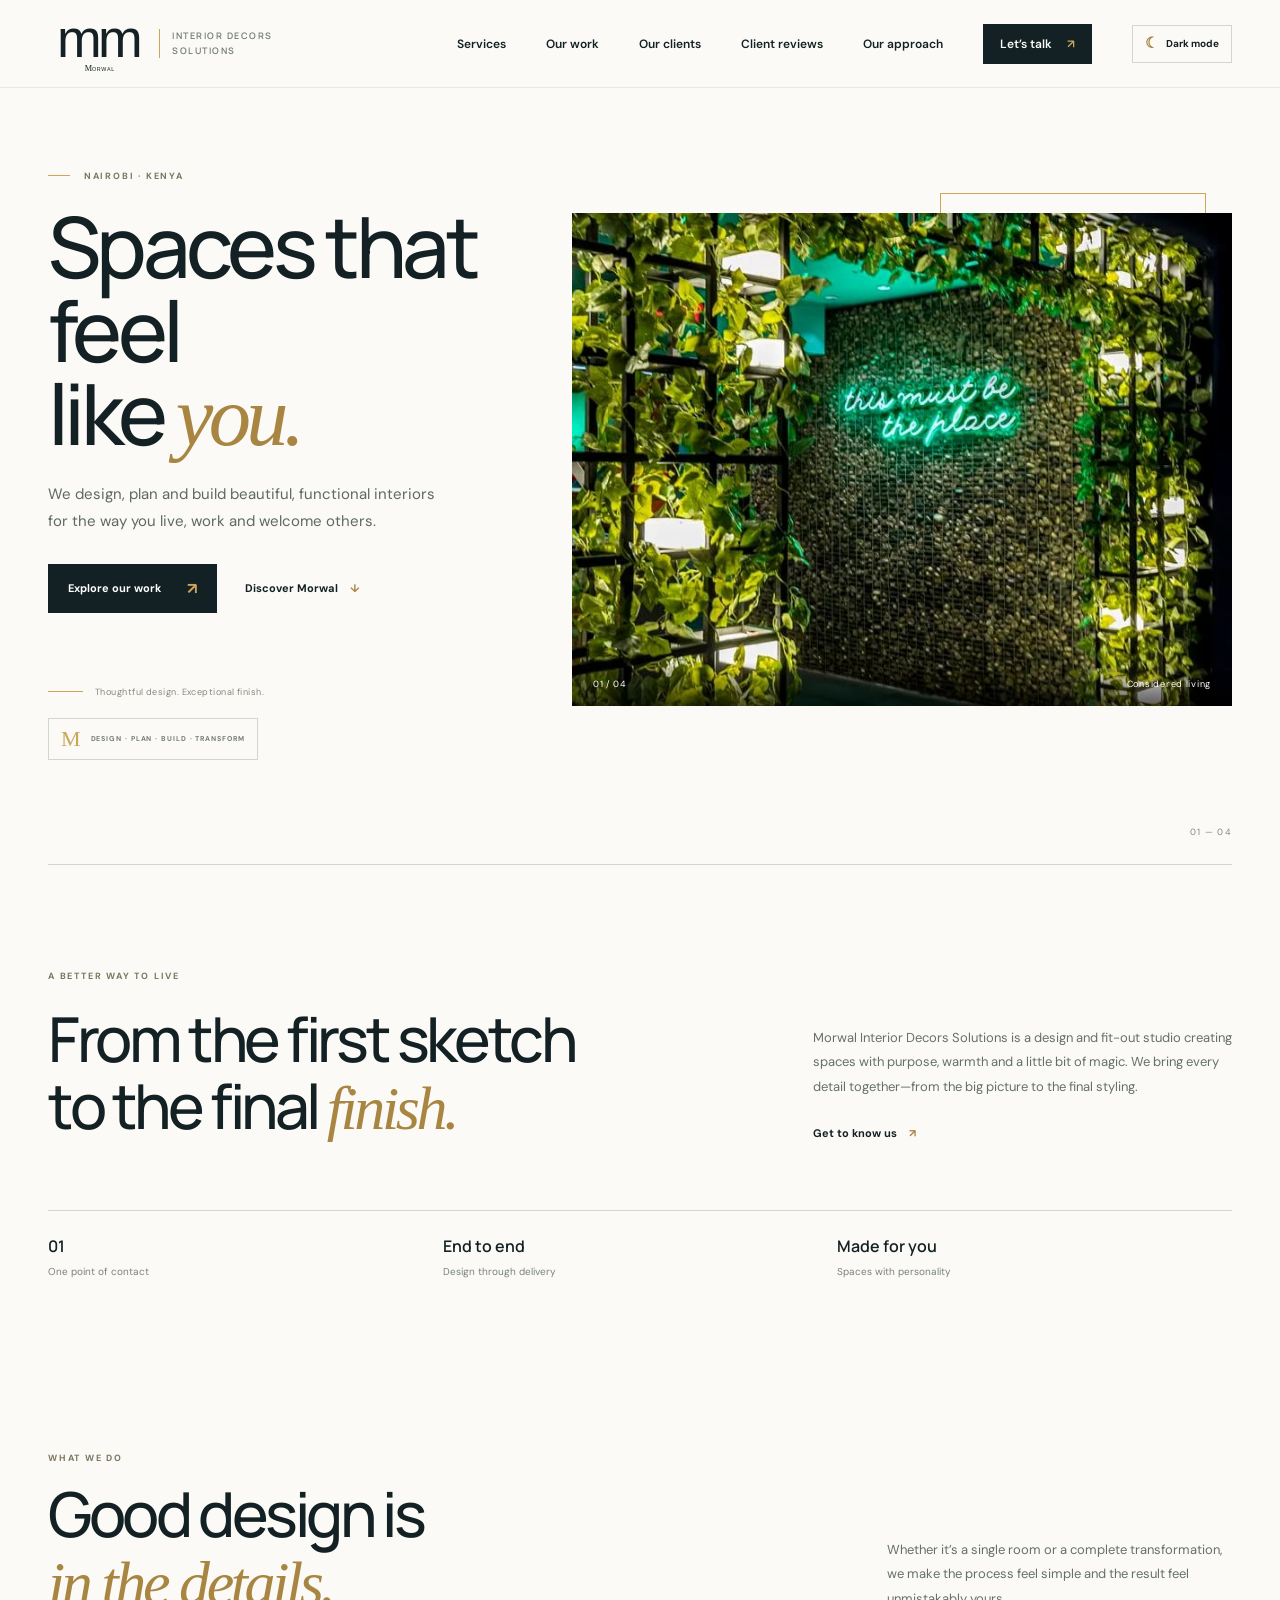
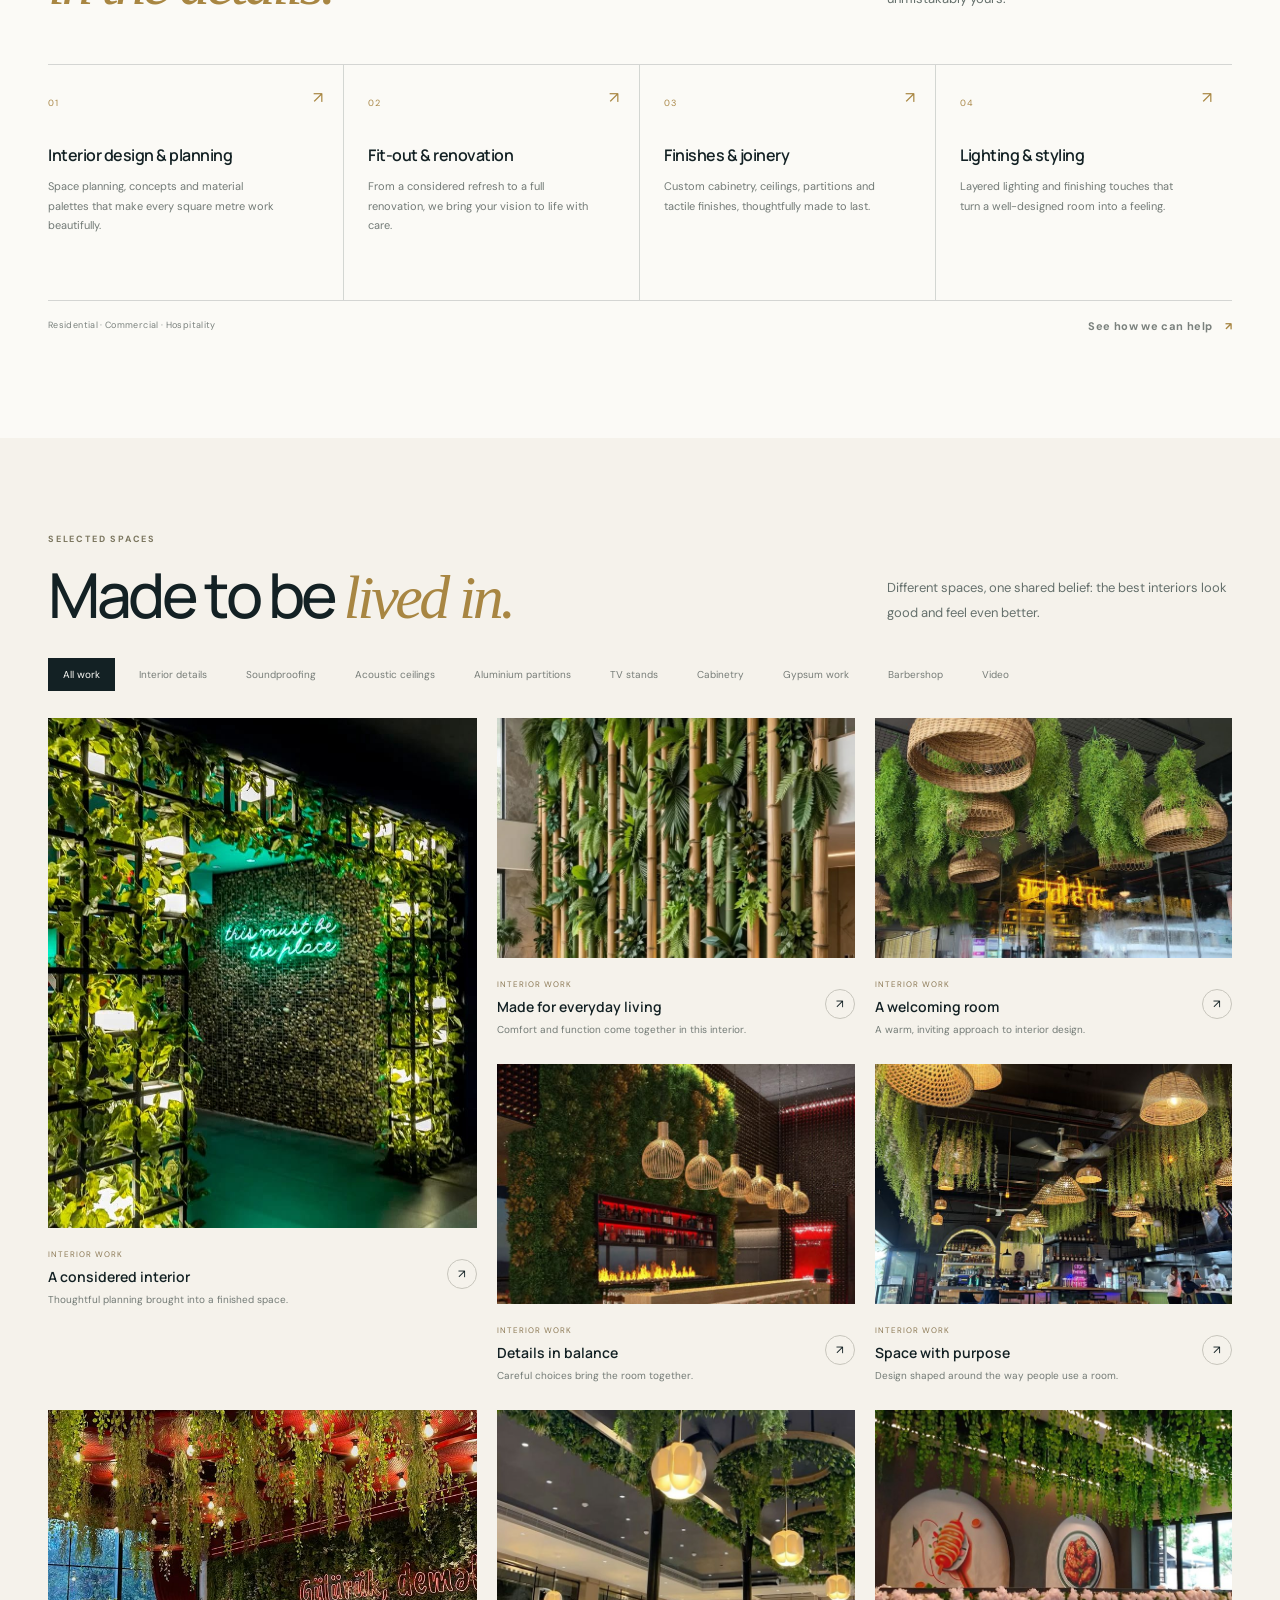
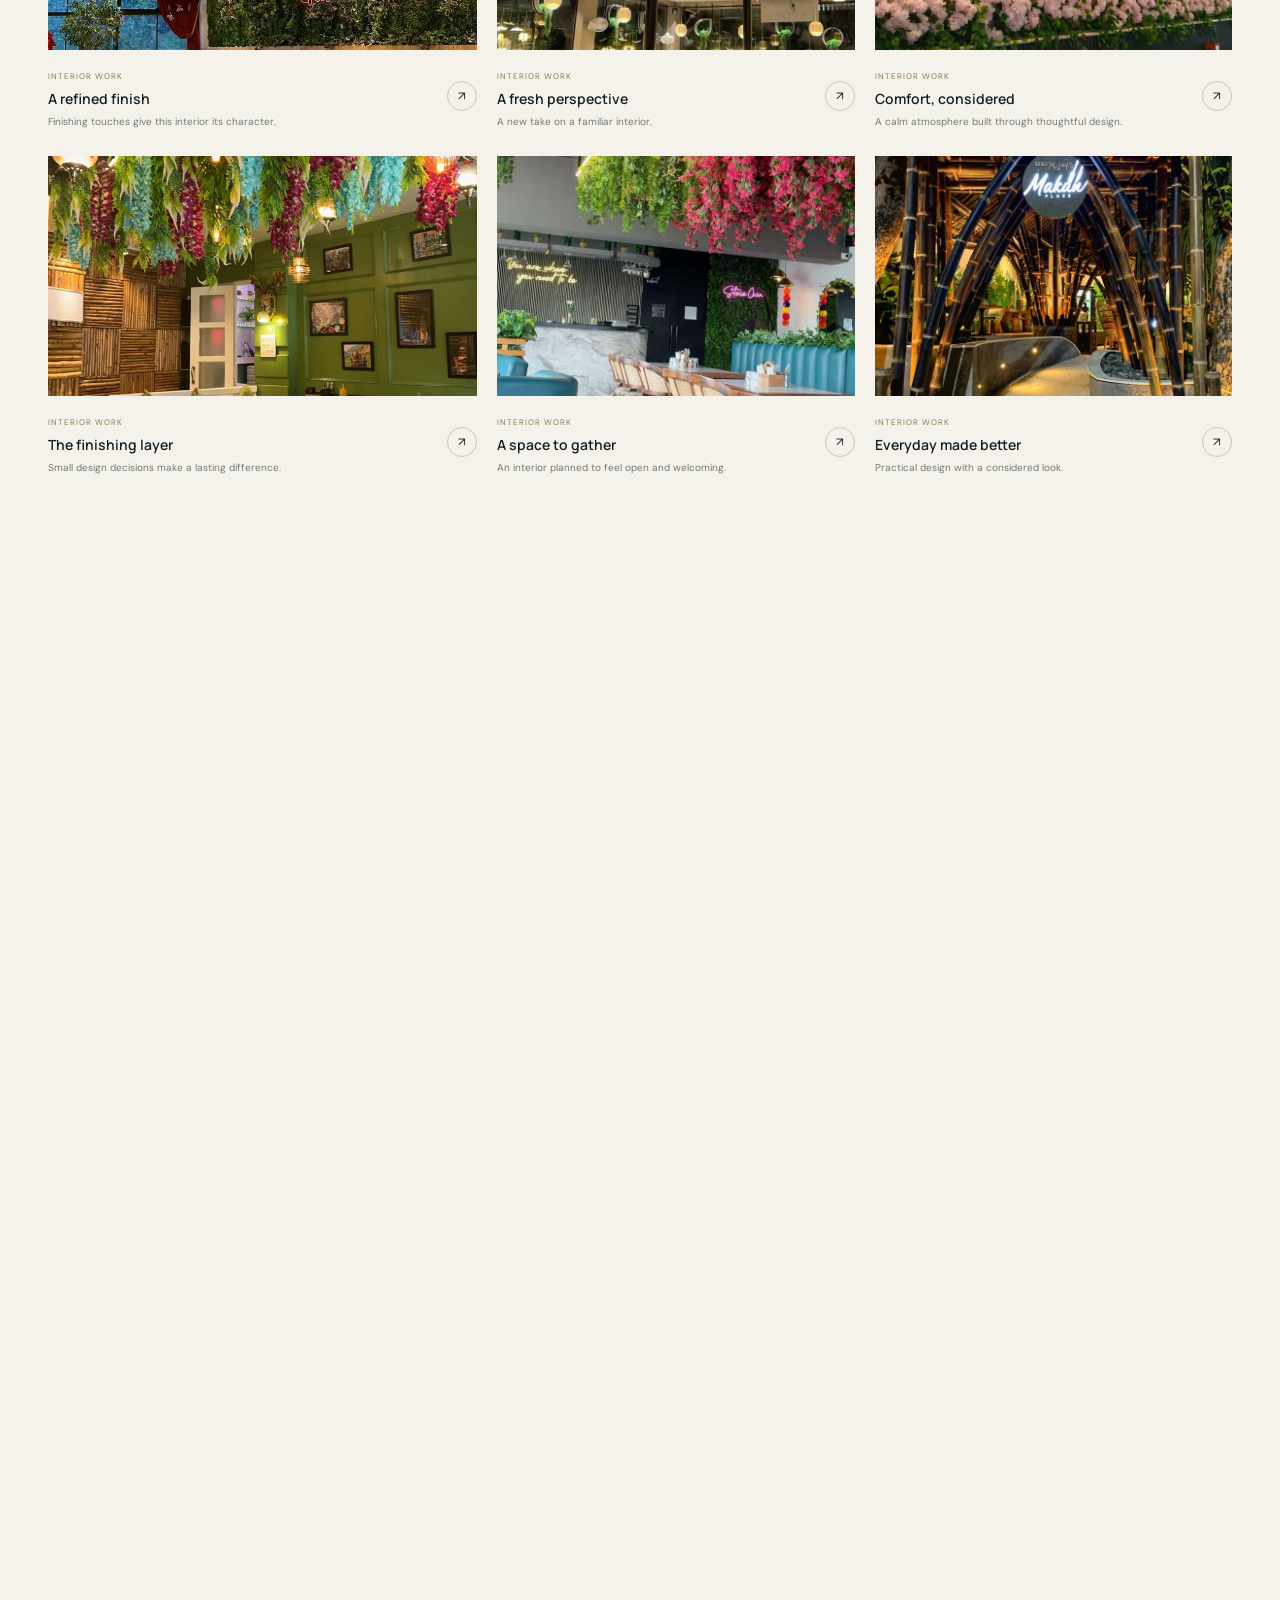
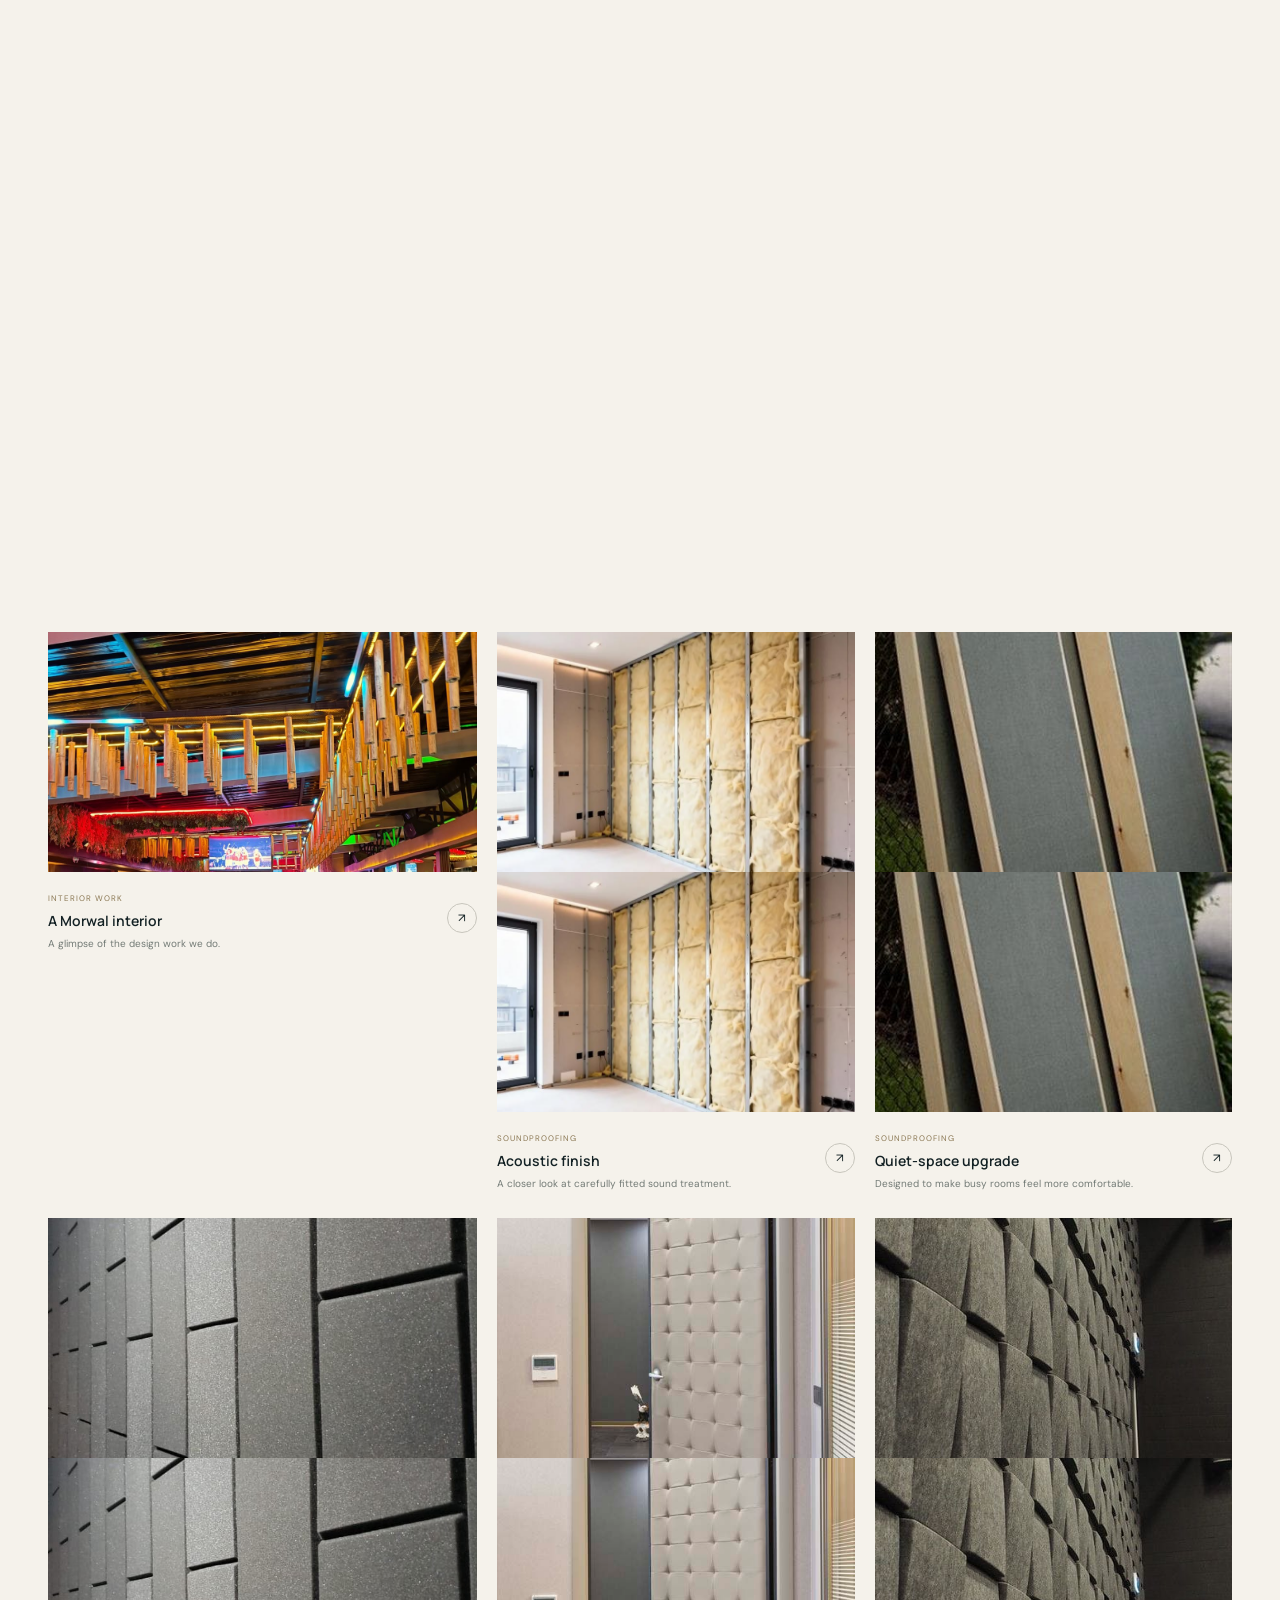
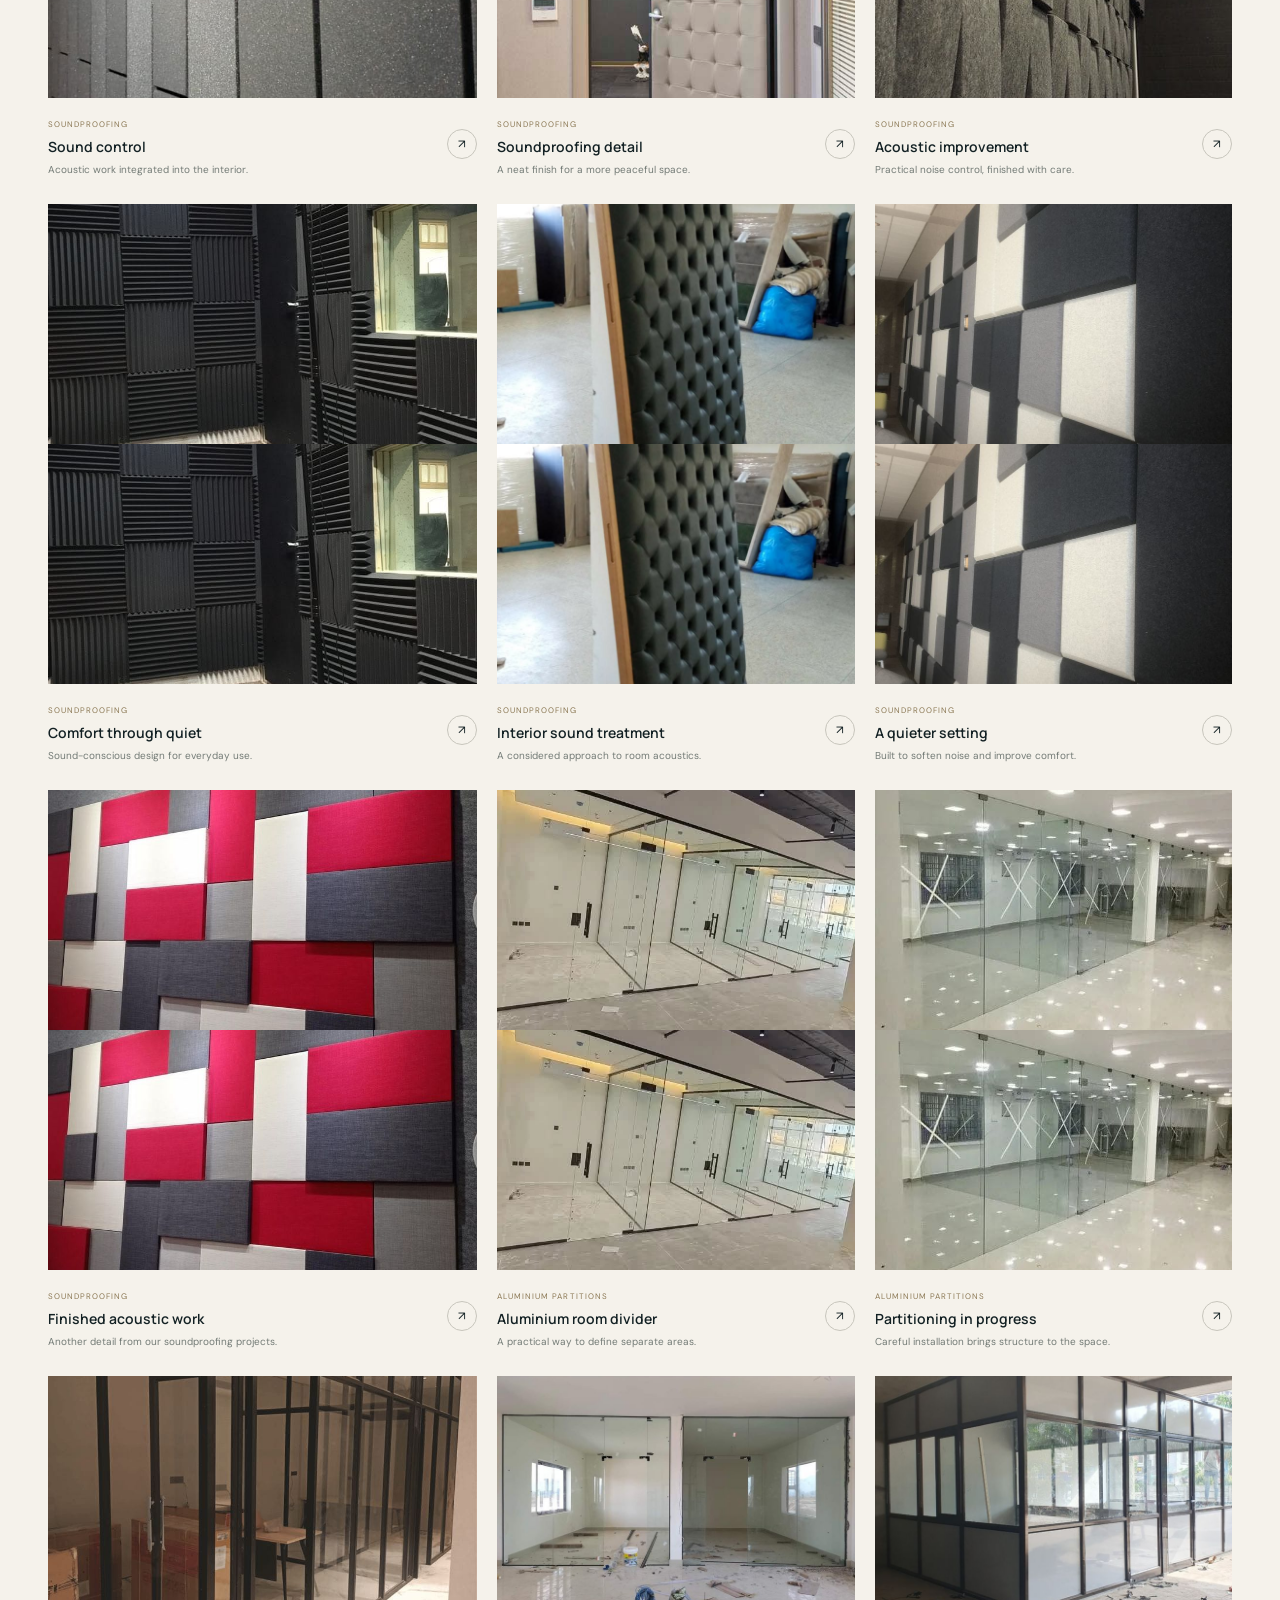
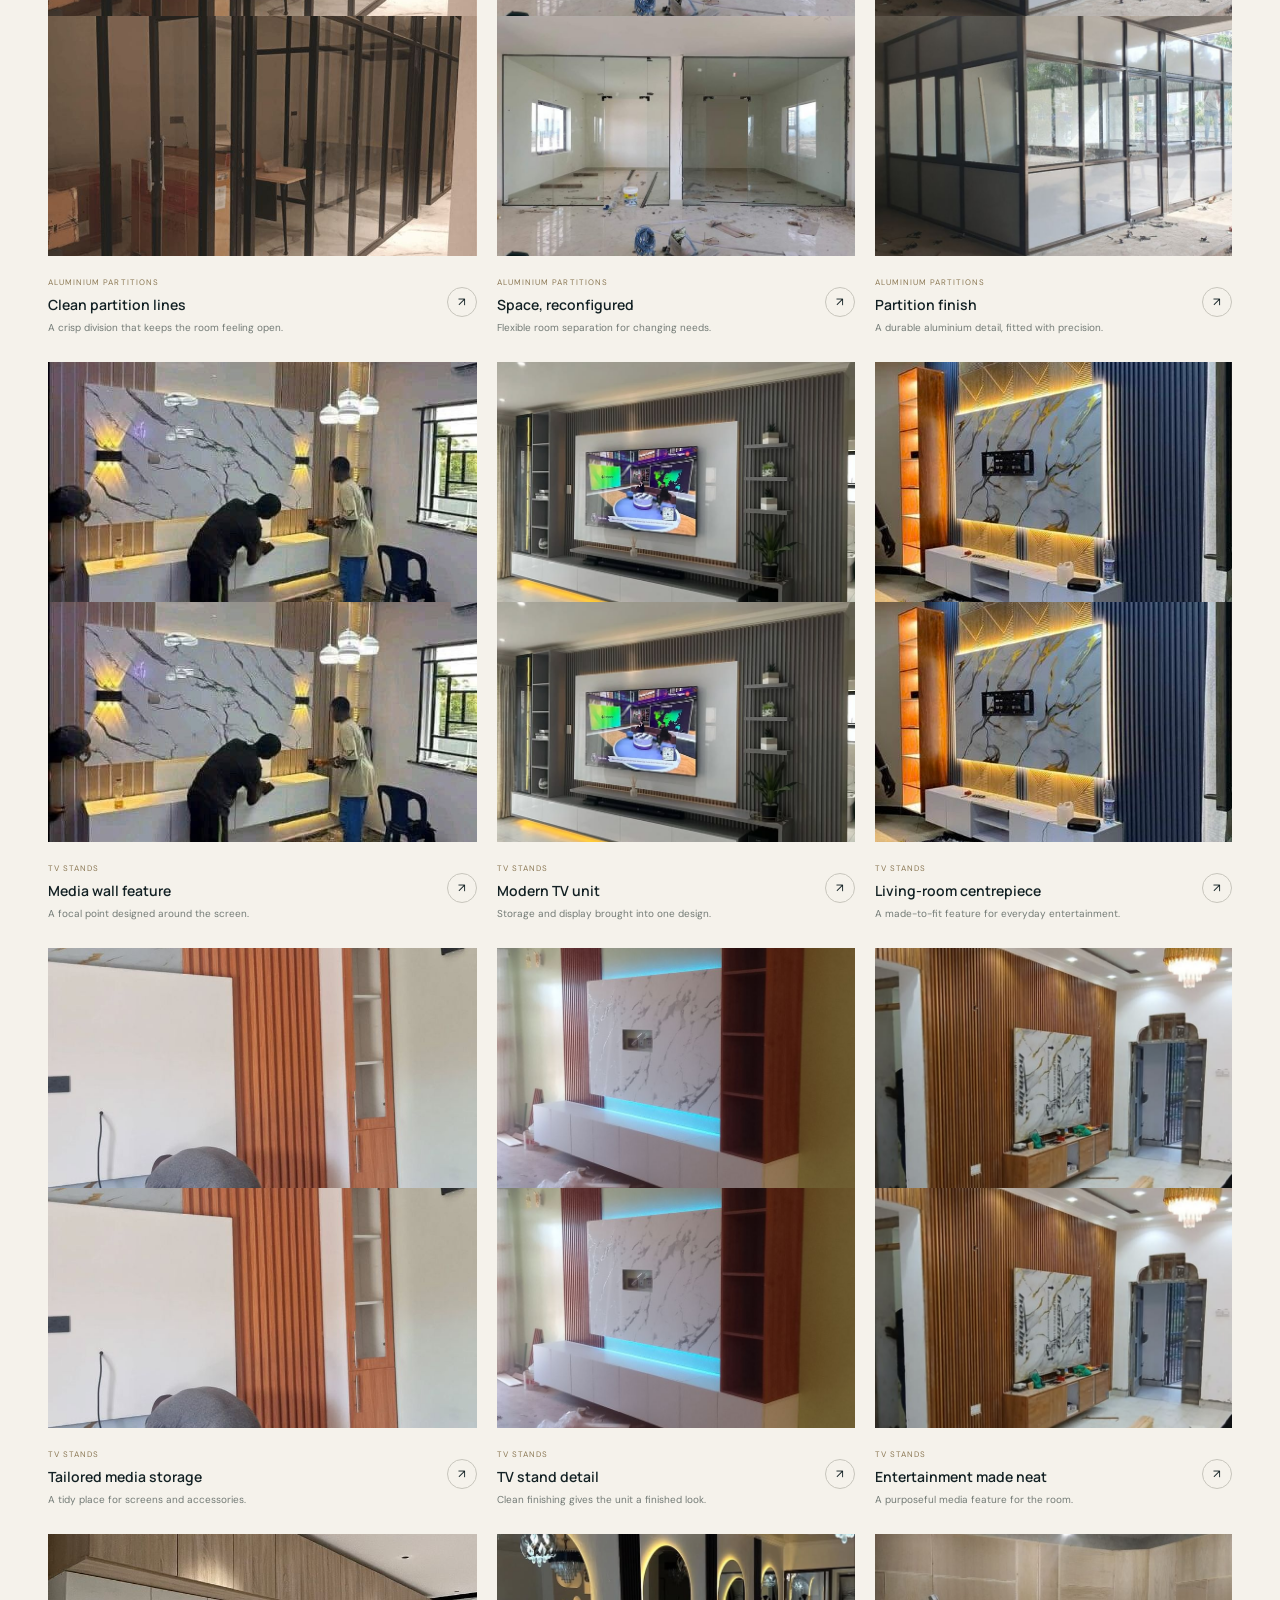
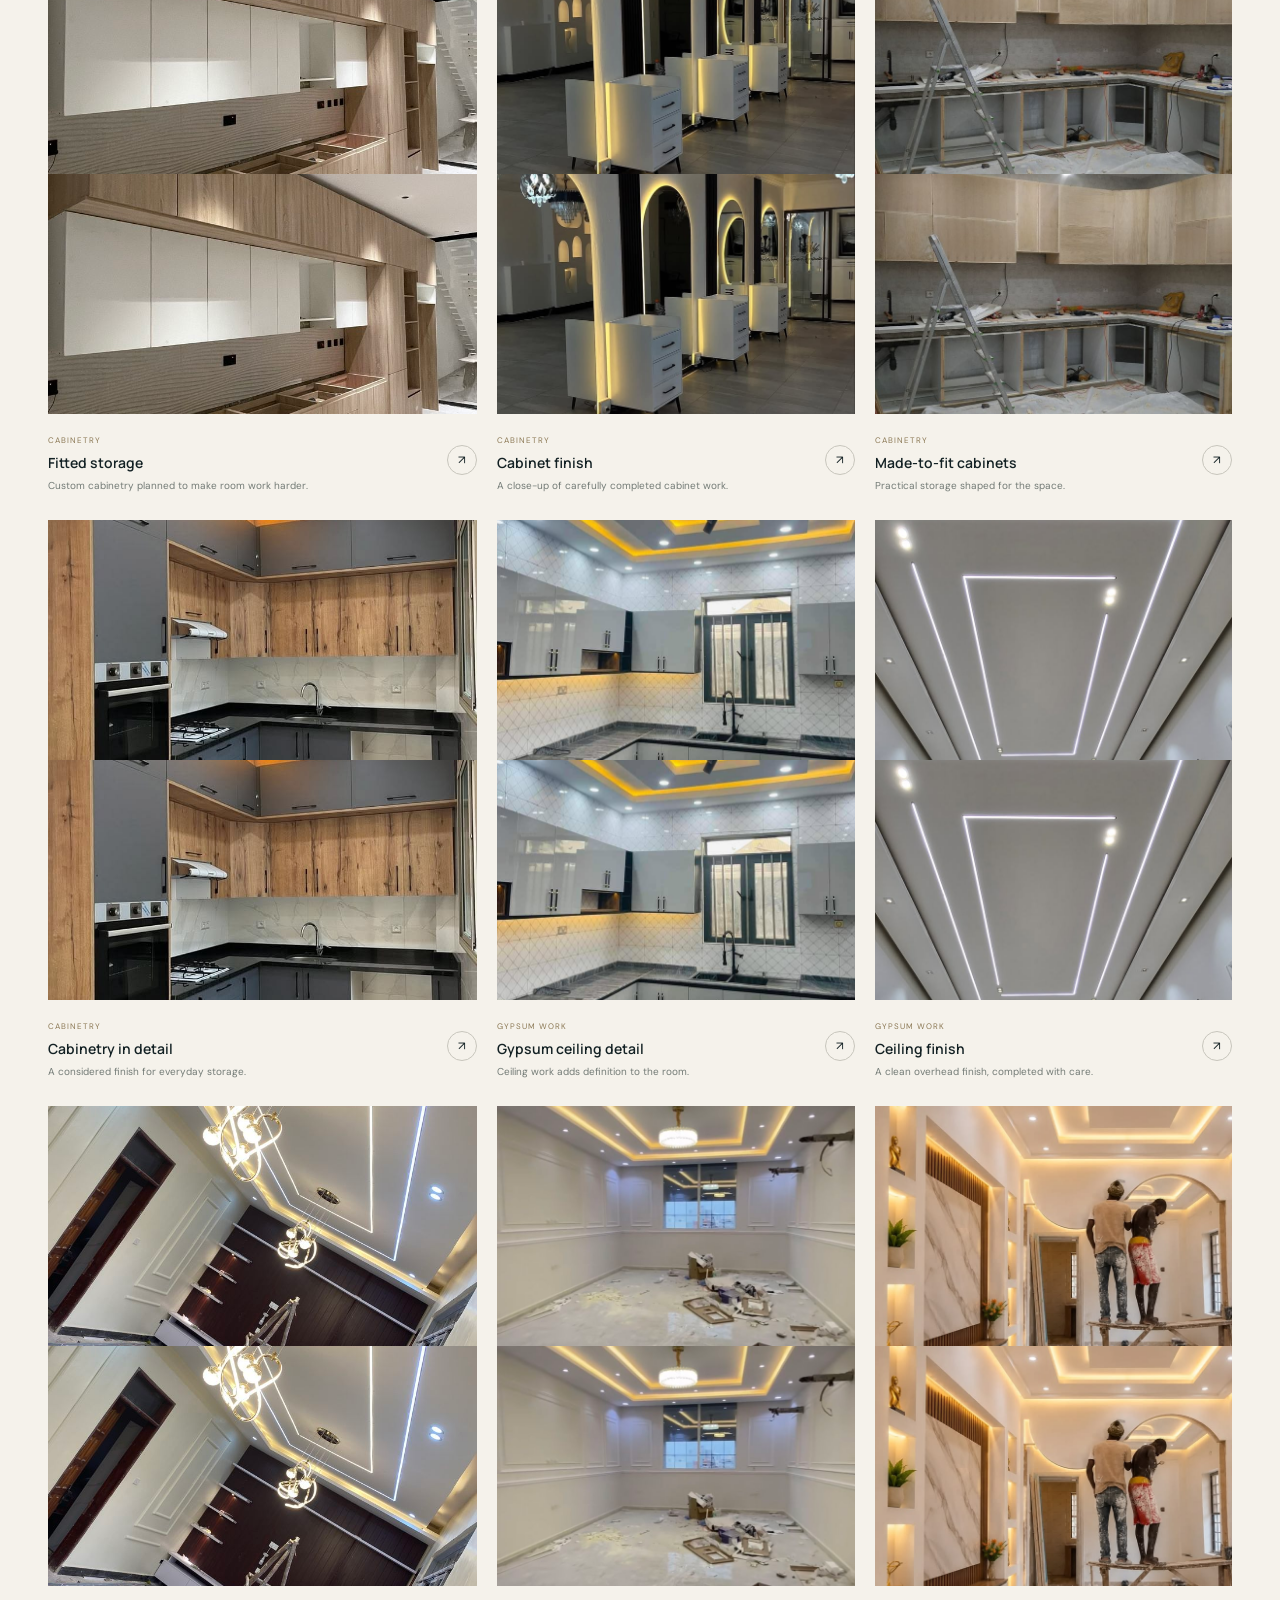
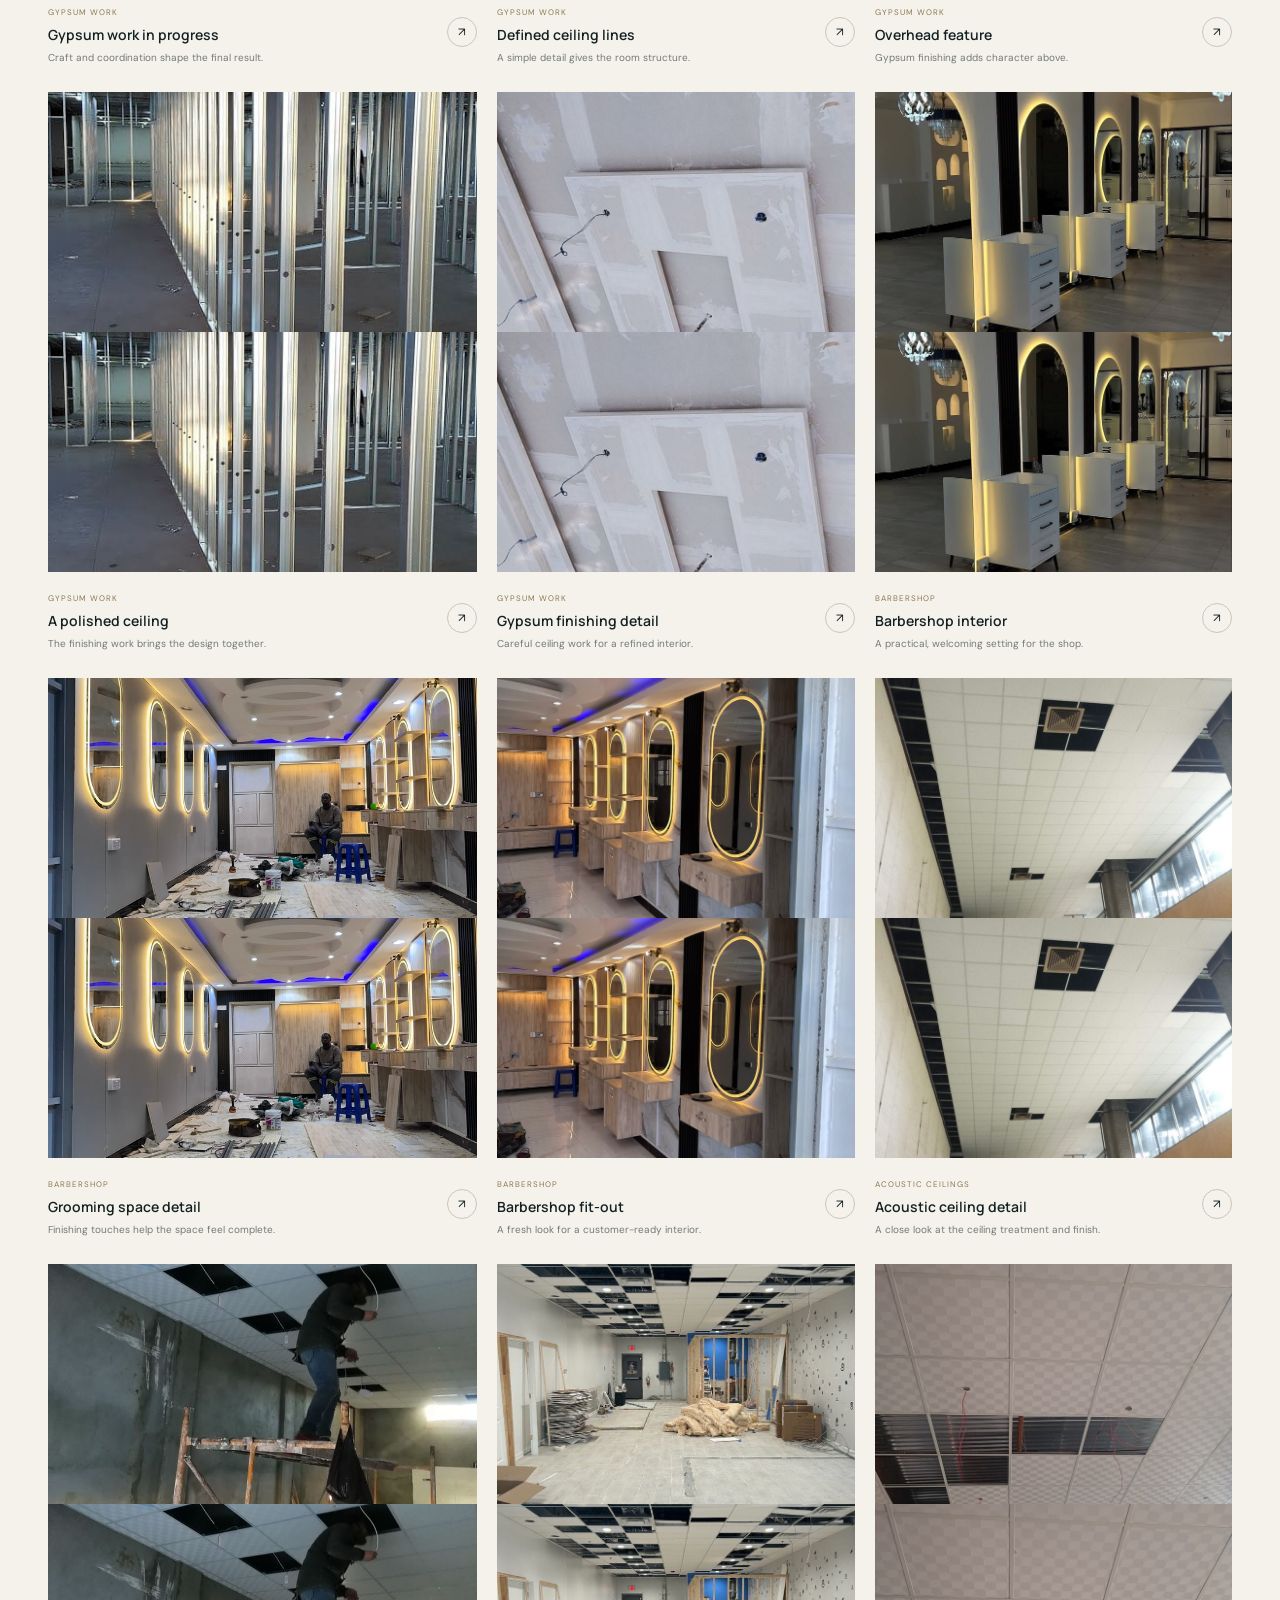
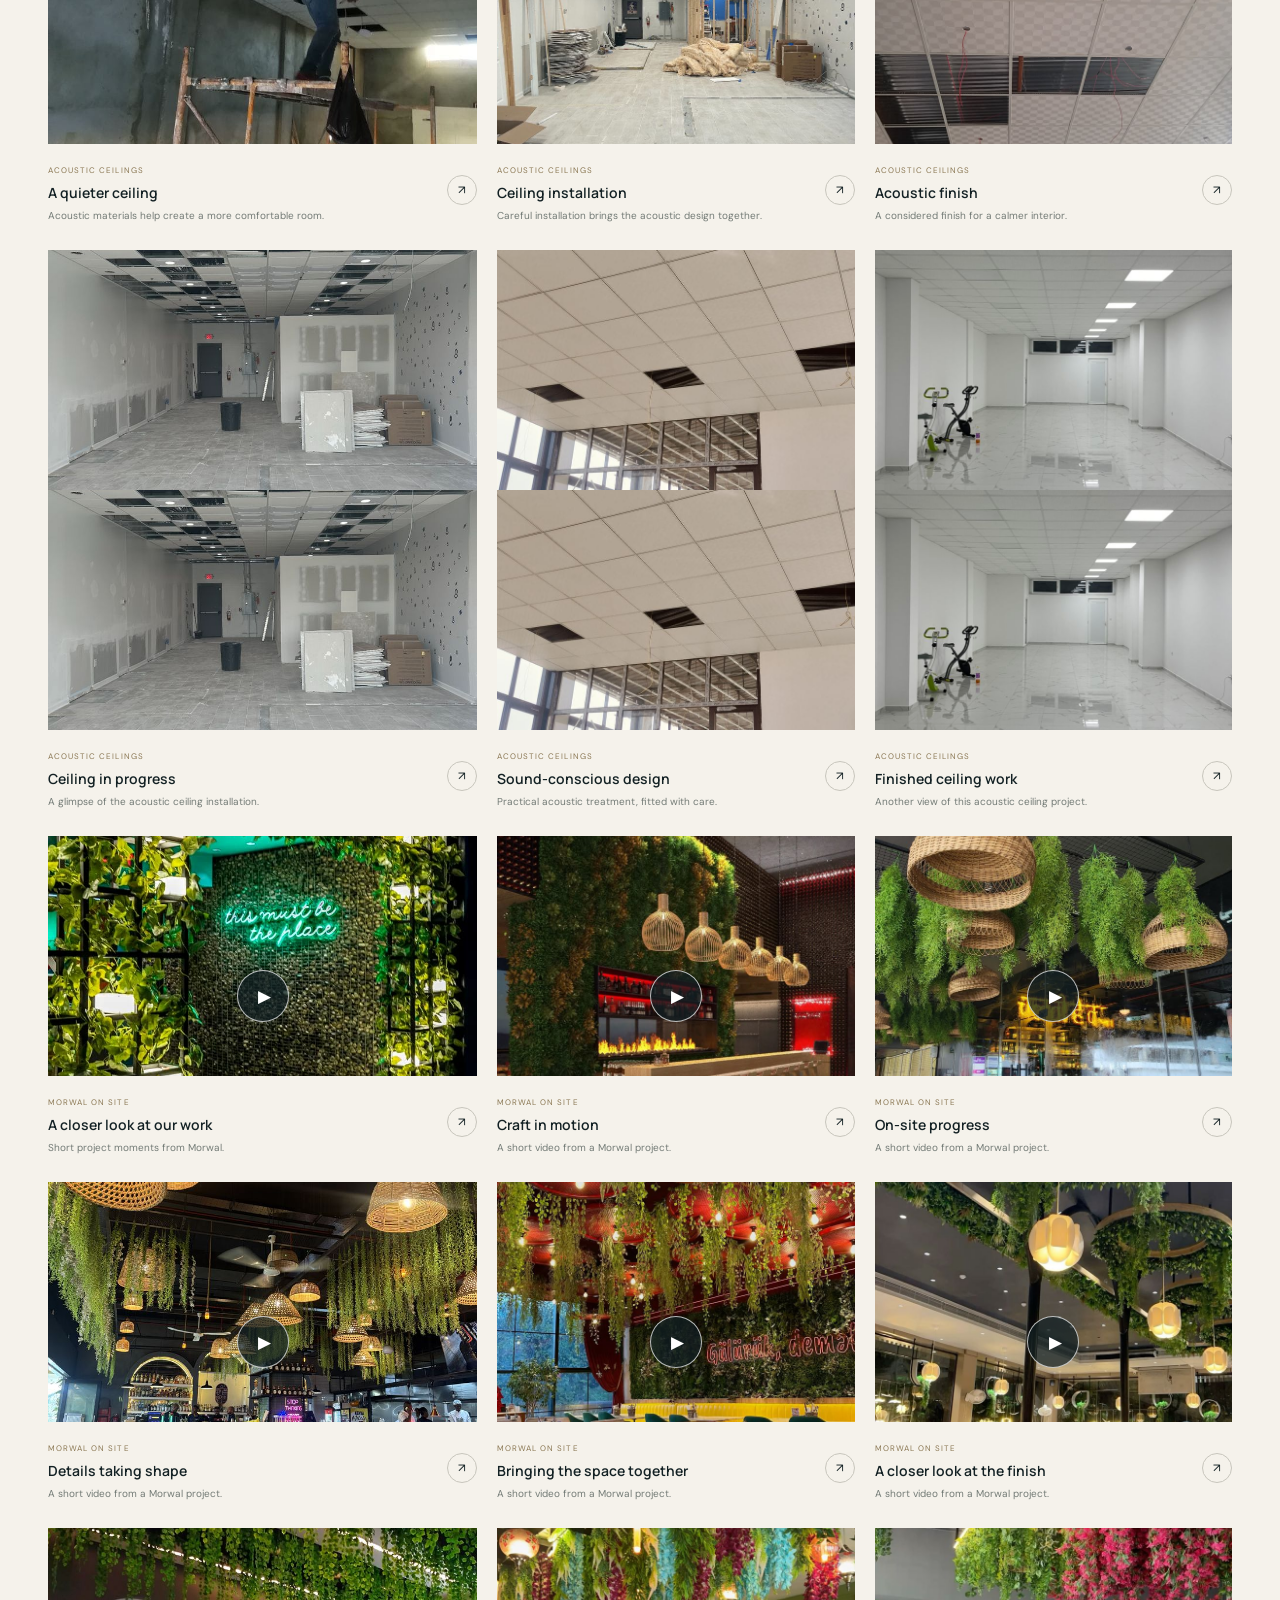
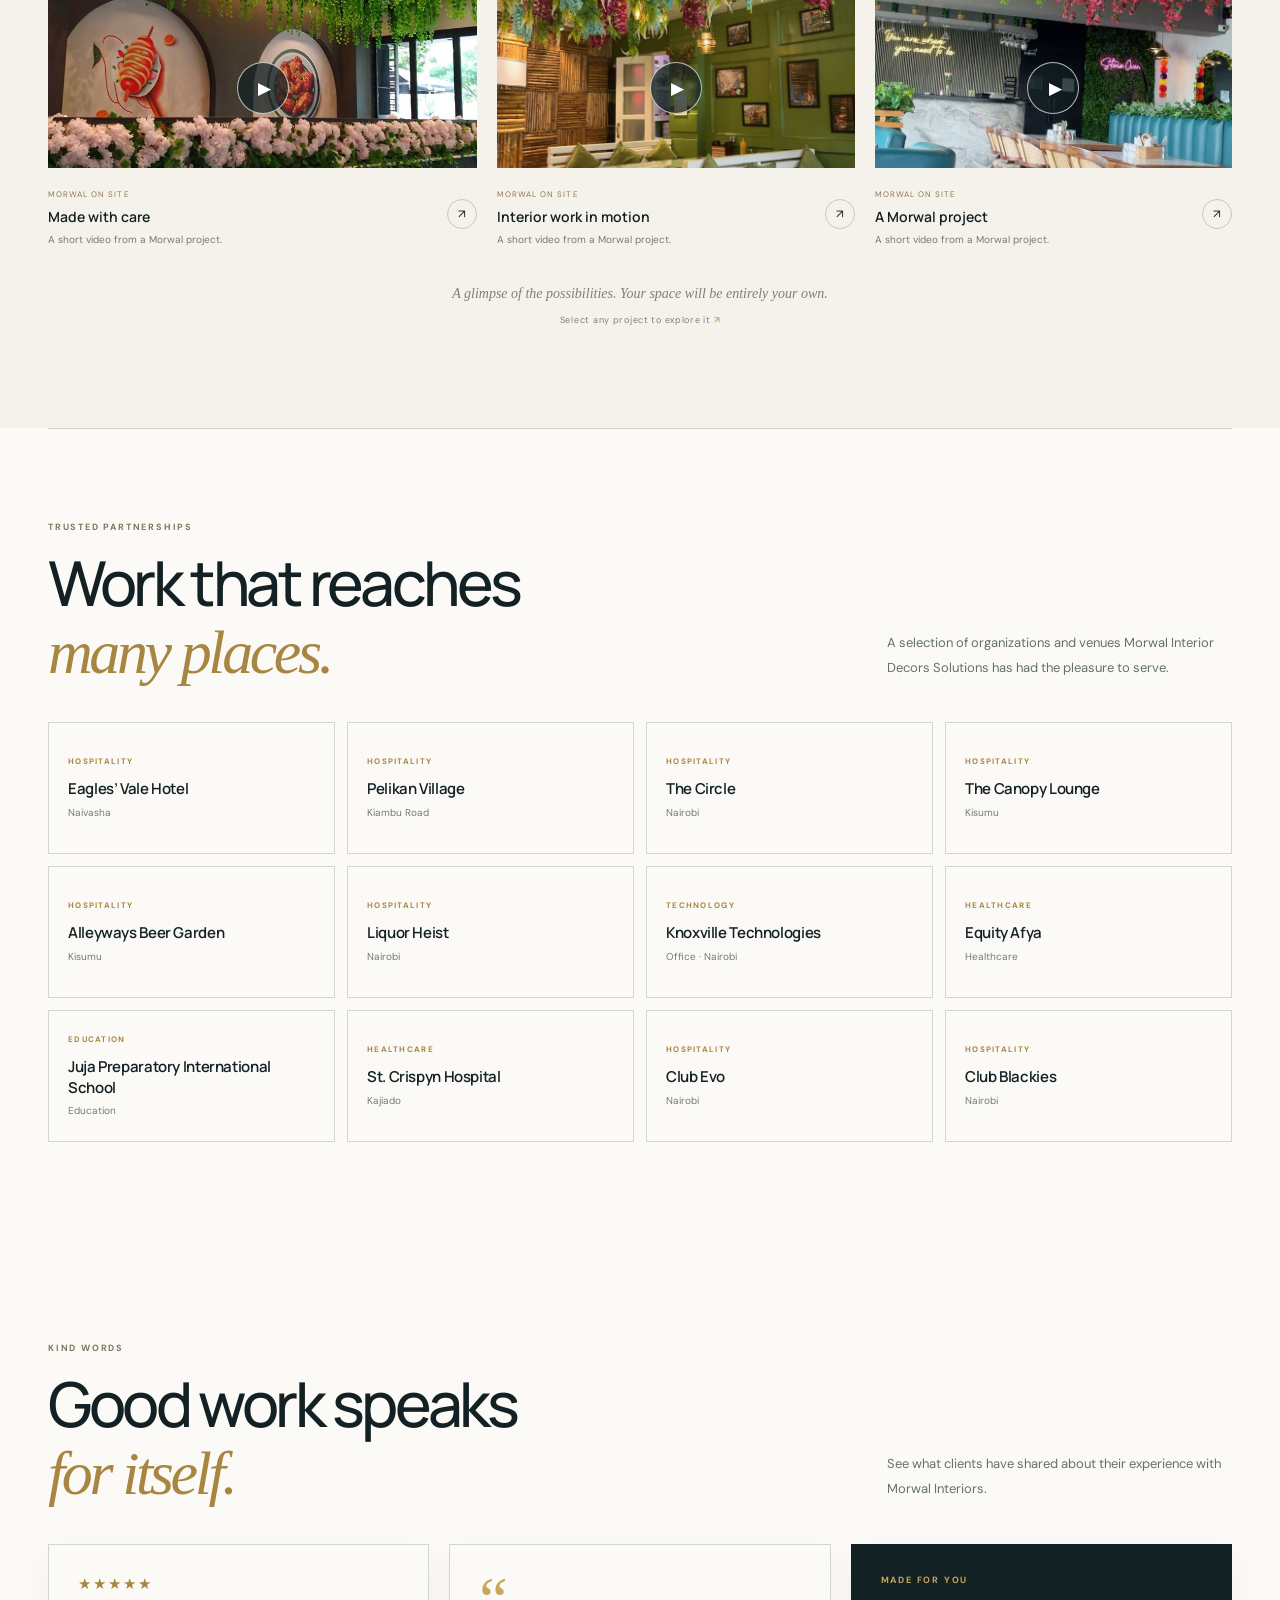
<file: index.html>
<!doctype html>
<html lang="en">
<head>
	<meta charset="utf-8">
	<meta name="viewport" content="width=device-width, initial-scale=1">
	<meta name="theme-color" content="#101d20">
	<meta name="description" content="Morwal Interior Decors Solutions.">
	<title>Morwal Interiors | Spaces that feel like you</title>
	<link rel="icon" href="favicon.svg" type="image/svg+xml">
	<link rel="preconnect" href="https://fonts.googleapis.com">
	<link rel="preconnect" href="https://fonts.gstatic.com" crossorigin>
	<link href="https://fonts.googleapis.com/css2?family=DM+Sans:wght@400;500;600;700&family=Manrope:wght@400;500;600;700;800&display=swap" rel="stylesheet">
	<link rel="stylesheet" href="style.css">
	<script src="script.js" defer></script>
</head>
<body>
	<header class="site-header" id="top">
		<a class="brand" href="#top" aria-label="Morwal Interiors home">
			<img class="brand-logo" src="logo.svg" alt="Morwal">
			<span class="brand-descriptor">INTERIOR DECORS<br>SOLUTIONS</span>
		</a>
		<button class="menu-toggle" aria-label="Open navigation" aria-expanded="false" aria-controls="main-nav">
			<span></span><span></span>
		</button>
		<nav class="main-nav" id="main-nav" aria-label="Main navigation">
			<a href="#services">Services</a>
			<a href="#work">Our work</a>
			<a href="#clients">Our clients</a>
			<a href="#testimonials">Client reviews</a>
			<a href="#about">Our approach</a>
			<a class="nav-cta" href="#contact">Let’s talk <span aria-hidden="true">↗</span></a>
			<button class="theme-toggle" type="button" aria-label="Switch to dark mode" aria-pressed="false"><span class="theme-icon" aria-hidden="true">☾</span><span class="theme-label">Dark mode</span></button>
		</nav>
	</header>

	<main>
		<section class="hero section-wrap">
			<div class="hero-copy reveal">
				<p class="eyebrow"><span></span> NAIROBI · KENYA</p>
				<h1>Spaces that feel<br>like <em>you.</em></h1>
				<p class="hero-intro">We design, plan and build beautiful, functional interiors for the way you live, work and welcome others.</p>
				<div class="hero-actions">
					<a class="button button-dark" href="#work">Explore our work <span aria-hidden="true">↗</span></a>
					<a class="text-link" href="#about">Discover Morwal <span aria-hidden="true">↓</span></a>
				</div>
				<div class="hero-note"><span class="note-line"></span><span>Thoughtful design. Exceptional finish.</span></div>
				<div class="hero-stamp" role="img" aria-label="Design, plan, build, transform"><b>M</b><span>DESIGN · PLAN · BUILD · TRANSFORM</span></div>
			</div>
			<div class="hero-visual reveal">
				<img src="Photos/photo.jpeg" alt="Morwal interior design project" fetchpriority="high">
				<div class="image-caption"><span>01 / 04</span><span>Considered living</span></div>
			</div>
			<div class="hero-index" aria-hidden="true">01 — 04</div>
		</section>

		<section class="intro-band section-wrap reveal" id="about">
			<p class="eyebrow">A BETTER WAY TO LIVE</p>
			<div class="intro-content">
				<h2>From the first sketch<br>to the final <em>finish.</em></h2>
				<div>
					<p>Morwal Interior Decors Solutions is a design and fit-out studio creating spaces with purpose, warmth and a little bit of magic. We bring every detail together—from the big picture to the final styling.</p>
					<a class="text-link" href="#contact">Get to know us <span aria-hidden="true">↗</span></a>
				</div>
			</div>
			<div class="stats-row">
				<div><strong>01</strong><span>One point of contact</span></div>
				<div><strong>End to end</strong><span>Design through delivery</span></div>
				<div><strong>Made for you</strong><span>Spaces with personality</span></div>
			</div>
		</section>

		<section class="services section-wrap" id="services">
			<div class="section-heading reveal">
				<div><p class="eyebrow">WHAT WE DO</p><h2>Good design is<br><em>in the details.</em></h2></div>
				<p>Whether it’s a single room or a complete transformation, we make the process feel simple and the result feel unmistakably yours.</p>
			</div>
			<div class="service-grid">
				<article class="service-card reveal"><span class="service-number">01</span><h3>Interior design & planning</h3><p>Space planning, concepts and material palettes that make every square metre work beautifully.</p><span class="service-arrow" aria-hidden="true">↗</span></article>
				<article class="service-card reveal"><span class="service-number">02</span><h3>Fit-out & renovation</h3><p>From a considered refresh to a full renovation, we bring your vision to life with care.</p><span class="service-arrow" aria-hidden="true">↗</span></article>
				<article class="service-card reveal"><span class="service-number">03</span><h3>Finishes & joinery</h3><p>Custom cabinetry, ceilings, partitions and tactile finishes, thoughtfully made to last.</p><span class="service-arrow" aria-hidden="true">↗</span></article>
				<article class="service-card reveal"><span class="service-number">04</span><h3>Lighting & styling</h3><p>Layered lighting and finishing touches that turn a well-designed room into a feeling.</p><span class="service-arrow" aria-hidden="true">↗</span></article>
			</div>
			<div class="service-foot"><span>Residential · Commercial · Hospitality</span><a class="text-link" href="#contact">See how we can help <span aria-hidden="true">↗</span></a></div>
		</section>

		<section class="work-section" id="work">
			<div class="section-wrap work-inner">
				<div class="section-heading reveal">
					<div><p class="eyebrow">SELECTED SPACES</p><h2>Made to be <em>lived in.</em></h2></div>
					<p>Different spaces, one shared belief: the best interiors look good and feel even better.</p>
				</div>
				<div class="filters reveal" role="group" aria-label="Filter projects">
					<button class="filter-button is-active" data-filter="all" aria-pressed="true">All work</button>
					<button class="filter-button" data-filter="interior" aria-pressed="false">Interior details</button>
					<button class="filter-button" data-filter="soundproofing" aria-pressed="false">Soundproofing</button>
					<button class="filter-button" data-filter="acoustic-ceiling" aria-pressed="false">Acoustic ceilings</button>
					<button class="filter-button" data-filter="partitions" aria-pressed="false">Aluminium partitions</button>
					<button class="filter-button" data-filter="tv-stands" aria-pressed="false">TV stands</button>
					<button class="filter-button" data-filter="cabinetry" aria-pressed="false">Cabinetry</button>
					<button class="filter-button" data-filter="gypsum" aria-pressed="false">Gypsum work</button>
					<button class="filter-button" data-filter="barbershop" aria-pressed="false">Barbershop</button>
					<button class="filter-button" data-filter="video" aria-pressed="false">Video</button>
				</div>
				<div class="project-grid">
					<a class="project-card project-large reveal" href="#work" data-category="photo" aria-label="View project photo 01"><img src="Photos/photo.jpeg" alt="Morwal interior project photo 01" loading="lazy"><div class="project-meta"><div><span>PROJECT PHOTO</span><h3>Project photo 01</h3></div><span class="round-arrow" aria-hidden="true">↗</span></div></a>
					<a class="project-card reveal" href="#work" data-category="photo" aria-label="View project photo 02"><img src="Photos/WhatsApp%20Image%202026-10-30%20at%205.00.52%20PM%20%281%29.jpeg" alt="Morwal interior project photo 02" loading="lazy"><div class="project-meta"><div><span>PROJECT PHOTO</span><h3>Project photo 02</h3></div><span class="round-arrow" aria-hidden="true">↗</span></div></a>
					<a class="project-card reveal" href="#work" data-category="photo" aria-label="View project photo 03"><img src="Photos/WhatsApp%20Image%202026-10-30%20at%205.00.52%20PM%20%283%29.jpeg" alt="Morwal interior project photo 03" loading="lazy"><div class="project-meta"><div><span>PROJECT PHOTO</span><h3>Project photo 03</h3></div><span class="round-arrow" aria-hidden="true">↗</span></div></a>
					<a class="project-card reveal" href="#work" data-category="photo" aria-label="View project photo 04"><img src="Photos/WhatsApp%20Image%202026-10-30%20at%205.00.52%20PM%20%282%29.jpeg" alt="Morwal interior project photo 04" loading="lazy"><div class="project-meta"><div><span>PROJECT PHOTO</span><h3>Project photo 04</h3></div><span class="round-arrow" aria-hidden="true">↗</span></div></a>
					<a class="project-card reveal" href="#work" data-category="photo" aria-label="View project photo 05"><img src="Photos/WhatsApp%20Image%202026-10-30%20at%205.00.52%20PM.jpeg" alt="Morwal interior project photo 05" loading="lazy"><div class="project-meta"><div><span>PROJECT PHOTO</span><h3>Project photo 05</h3></div><span class="round-arrow" aria-hidden="true">↗</span></div></a>
					<a class="project-card reveal" href="#work" data-category="photo" aria-label="View project photo 06"><img src="Photos/WhatsApp%20Image%202026-10-30%20at%205.00.53%20PM%20%281%29.jpeg" alt="Morwal interior project photo 06" loading="lazy"><div class="project-meta"><div><span>PROJECT PHOTO</span><h3>Project photo 06</h3></div><span class="round-arrow" aria-hidden="true">↗</span></div></a>
					<a class="project-card reveal" href="#work" data-category="photo"><img src="Photos/WhatsApp%20Image%202026-10-30%20at%205.00.53%20PM%20%282%29.jpeg" alt="Morwal interior project photo 07" loading="lazy"><div class="project-meta"><div><span>PROJECT PHOTO</span><h3>Project photo 07</h3></div><span class="round-arrow" aria-hidden="true">↗</span></div></a>
					<a class="project-card reveal" href="#work" data-category="photo"><img src="Photos/WhatsApp%20Image%202026-10-30%20at%205.00.53%20PM%20%283%29.jpeg" alt="Morwal interior project photo 08" loading="lazy"><div class="project-meta"><div><span>PROJECT PHOTO</span><h3>Project photo 08</h3></div><span class="round-arrow" aria-hidden="true">↗</span></div></a>
					<a class="project-card reveal" href="#work" data-category="photo"><img src="Photos/WhatsApp%20Image%202026-10-30%20at%205.00.53%20PM.jpeg" alt="Morwal interior project photo 09" loading="lazy"><div class="project-meta"><div><span>PROJECT PHOTO</span><h3>Project photo 09</h3></div><span class="round-arrow" aria-hidden="true">↗</span></div></a>
					<a class="project-card reveal" href="#work" data-category="photo"><img src="Photos/WhatsApp%20Image%202026-10-30%20at%205.00.54%20PM%20%281%29.jpeg" alt="Morwal interior project photo 10" loading="lazy"><div class="project-meta"><div><span>PROJECT PHOTO</span><h3>Project photo 10</h3></div><span class="round-arrow" aria-hidden="true">↗</span></div></a>
					<a class="project-card reveal" href="#work" data-category="photo"><img src="Photos/WhatsApp%20Image%202026-10-30%20at%205.00.54%20PM%20%282%29.jpeg" alt="Morwal interior project photo 11" loading="lazy"><div class="project-meta"><div><span>PROJECT PHOTO</span><h3>Project photo 11</h3></div><span class="round-arrow" aria-hidden="true">↗</span></div></a>
					<a class="project-card reveal" href="#work" data-category="photo"><img src="Photos/WhatsApp%20Image%202026-10-30%20at%205.00.54%20PM%20%283%29.jpeg" alt="Morwal interior project photo 12" loading="lazy"><div class="project-meta"><div><span>PROJECT PHOTO</span><h3>Project photo 12</h3></div><span class="round-arrow" aria-hidden="true">↗</span></div></a>
					<a class="project-card reveal" href="#work" data-category="photo"><img src="Photos/WhatsApp%20Image%202026-10-30%20at%205.00.54%20PM.jpeg" alt="Morwal interior project photo 13" loading="lazy"><div class="project-meta"><div><span>PROJECT PHOTO</span><h3>Project photo 13</h3></div><span class="round-arrow" aria-hidden="true">↗</span></div></a>
					<a class="project-card reveal" href="#work" data-category="photo"><img src="Photos/WhatsApp%20Image%202026-10-30%20at%205.00.55%20PM%20%281%29.jpeg" alt="Morwal interior project photo 14" loading="lazy"><div class="project-meta"><div><span>PROJECT PHOTO</span><h3>Project photo 14</h3></div><span class="round-arrow" aria-hidden="true">↗</span></div></a>
					<a class="project-card reveal" href="#work" data-category="photo"><img src="Photos/WhatsApp%20Image%202026-10-30%20at%205.00.55%20PM%20%282%29.jpeg" alt="Morwal interior project photo 15" loading="lazy"><div class="project-meta"><div><span>PROJECT PHOTO</span><h3>Project photo 15</h3></div><span class="round-arrow" aria-hidden="true">↗</span></div></a>
					<a class="project-card reveal" href="#work" data-category="photo"><img src="Photos/WhatsApp%20Image%202026-10-30%20at%205.00.55%20PM%20%283%29.jpeg" alt="Morwal interior project photo 16" loading="lazy"><div class="project-meta"><div><span>PROJECT PHOTO</span><h3>Project photo 16</h3></div><span class="round-arrow" aria-hidden="true">↗</span></div></a>
					<a class="project-card reveal" href="#work" data-category="photo"><img src="Photos/WhatsApp%20Image%202026-10-30%20at%205.00.55%20PM.jpeg" alt="Morwal interior project photo 17" loading="lazy"><div class="project-meta"><div><span>PROJECT PHOTO</span><h3>Project photo 17</h3></div><span class="round-arrow" aria-hidden="true">↗</span></div></a>
					<a class="project-card reveal" href="#work" data-category="photo"><img src="Photos/WhatsApp%20Image%202026-10-30%20at%205.00.56%20PM%20%281%29.jpeg" alt="Morwal interior project photo 18" loading="lazy"><div class="project-meta"><div><span>PROJECT PHOTO</span><h3>Project photo 18</h3></div><span class="round-arrow" aria-hidden="true">↗</span></div></a>
					<a class="project-card reveal" href="#work" data-category="photo"><img src="Photos/WhatsApp%20Image%202026-10-30%20at%205.00.56%20PM%20%282%29.jpeg" alt="Morwal interior project photo 19" loading="lazy"><div class="project-meta"><div><span>PROJECT PHOTO</span><h3>Project photo 19</h3></div><span class="round-arrow" aria-hidden="true">↗</span></div></a>
					<a class="project-card reveal" href="#work" data-category="photo"><img src="Photos/WhatsApp%20Image%202026-10-30%20at%205.00.56%20PM.jpeg" alt="Morwal interior project photo 20" loading="lazy"><div class="project-meta"><div><span>PROJECT PHOTO</span><h3>Project photo 20</h3></div><span class="round-arrow" aria-hidden="true">↗</span></div></a>
					<a class="project-card reveal" href="#work" data-category="photo"><img src="Photos/WhatsApp%20Image%202026-10-30%20at%205.00.57%20PM%20%281%29.jpeg" alt="Morwal interior project photo 21" loading="lazy"><div class="project-meta"><div><span>PROJECT PHOTO</span><h3>Project photo 21</h3></div><span class="round-arrow" aria-hidden="true">↗</span></div></a>
					<a class="project-card reveal" href="#work" data-category="photo"><img src="Photos/WhatsApp%20Image%202026-10-30%20at%205.00.57%20PM%20%282%29.jpeg" alt="Morwal interior project photo 22" loading="lazy"><div class="project-meta"><div><span>PROJECT PHOTO</span><h3>Project photo 22</h3></div><span class="round-arrow" aria-hidden="true">↗</span></div></a>
					<a class="project-card reveal" href="#work" data-category="photo"><img src="Photos/WhatsApp%20Image%202026-10-30%20at%205.00.57%20PM.jpeg" alt="Morwal interior project photo 23" loading="lazy"><div class="project-meta"><div><span>PROJECT PHOTO</span><h3>Project photo 23</h3></div><span class="round-arrow" aria-hidden="true">↗</span></div></a>
					<a class="project-card reveal" href="#work" data-category="photo"><img src="Photos/WhatsApp%20Image%202026-10-30%20at%205.00.58%20PM%20%281%29.jpeg" alt="Morwal interior project photo 24" loading="lazy"><div class="project-meta"><div><span>PROJECT PHOTO</span><h3>Project photo 24</h3></div><span class="round-arrow" aria-hidden="true">↗</span></div></a>
					<a class="project-card reveal" href="#work" data-category="photo"><img src="Photos/WhatsApp%20Image%202026-10-30%20at%205.00.58%20PM.jpeg" alt="Morwal interior project photo 25" loading="lazy"><div class="project-meta"><div><span>PROJECT PHOTO</span><h3>Project photo 25</h3></div><span class="round-arrow" aria-hidden="true">↗</span></div></a>
					<a class="project-card reveal" href="#work" data-category="photo"><img src="Photos/WhatsApp%20Image%202026-10-30%20at%205.00.59%20PM%20%281%29.jpeg" alt="Morwal interior project photo 26" loading="lazy"><div class="project-meta"><div><span>PROJECT PHOTO</span><h3>Project photo 26</h3></div><span class="round-arrow" aria-hidden="true">↗</span></div></a>
					<a class="project-card reveal" href="#work" data-category="photo"><img src="Photos/WhatsApp%20Image%202026-10-30%20at%205.00.59%20PM.jpeg" alt="Morwal interior project photo 27" loading="lazy"><div class="project-meta"><div><span>PROJECT PHOTO</span><h3>Project photo 27</h3></div><span class="round-arrow" aria-hidden="true">↗</span></div></a>
					<a class="project-card reveal" href="#work" data-category="video" data-media-type="video" data-media-src="Photos/WhatsApp%20Video%202026-10-30%20at%205.00.59%20PM.mp4" aria-label="Play Morwal project video"><img src="Photos/WhatsApp%20Image%202026-10-30%20at%205.00.52%20PM%20%281%29.jpeg" alt="Preview for Morwal project video" loading="lazy"><span class="video-play" aria-hidden="true">▶</span><div class="project-meta"><div><span>PROJECT VIDEO</span><h3>Project video 01</h3></div><span class="round-arrow" aria-hidden="true">↗</span></div></a>
				</div>
				<p class="portfolio-note">A glimpse of the possibilities. Your space will be entirely your own.</p>
				<p class="gallery-hint">Select any project to explore it <span aria-hidden="true">↗</span></p>
			</div>
		</section>

		<section class="clients-section section-wrap" id="clients">
			<div class="section-heading reveal">
				<div><p class="eyebrow">TRUSTED PARTNERSHIPS</p><h2>Work that reaches<br><em>many places.</em></h2></div>
				<p>A selection of organizations and venues Morwal Interior Decors Solutions has had the pleasure to serve.</p>
			</div>
			<div class="client-grid">
				<article class="client-card reveal"><span>HOSPITALITY</span><h3>Eagles’ Vale Hotel</h3><p>Naivasha</p></article>
				<article class="client-card reveal"><span>HOSPITALITY</span><h3>Pelikan Village</h3><p>Kiambu Road</p></article>
				<article class="client-card reveal"><span>HOSPITALITY</span><h3>The Circle</h3><p>Nairobi</p></article>
				<article class="client-card reveal"><span>HOSPITALITY</span><h3>The Canopy Lounge</h3><p>Kisumu</p></article>
				<article class="client-card reveal"><span>HOSPITALITY</span><h3>Alleyways Beer Garden</h3><p>Kisumu</p></article>
				<article class="client-card reveal"><span>HOSPITALITY</span><h3>Liquor Heist</h3><p>Nairobi</p></article>
				<article class="client-card reveal"><span>TECHNOLOGY</span><h3>Knoxville Technologies</h3><p>Office · Nairobi</p></article>
				<article class="client-card reveal"><span>HEALTHCARE</span><h3>Equity Afya</h3><p>Healthcare</p></article>
				<article class="client-card reveal"><span>EDUCATION</span><h3>Juja Preparatory International School</h3><p>Education</p></article>
				<article class="client-card reveal"><span>HEALTHCARE</span><h3>St. Crispyn Hospital</h3><p>Kajiado</p></article>
				<article class="client-card reveal"><span>HOSPITALITY</span><h3>Club Evo</h3><p>Nairobi</p></article>
				<article class="client-card reveal"><span>HOSPITALITY</span><h3>Club Blackies</h3><p>Nairobi</p></article>
			</div>
		</section>

		<section class="testimonials section-wrap" id="testimonials">
			<div class="section-heading reveal">
				<div><p class="eyebrow">KIND WORDS</p><h2>Good work speaks<br><em>for itself.</em></h2></div>
				<p>See what clients have shared about their experience with Morwal Interiors.</p>
			</div>
			<div class="testimonial-grid">
				<article class="testimonial-card testimonial-rating reveal">
					<span class="testimonial-stars" aria-label="5 out of 5 stars">★★★★★</span>
					<strong class="rating-score">5.0</strong>
					<p>Google rating from 4 reviews</p>
					<a class="text-link" href="https://share.google/jXkJpjpmjjiddEKMH" target="_blank" rel="noopener">Read client reviews <span aria-hidden="true">↗</span></a>
				</article>
				<article class="testimonial-card reveal">
					<span class="testimonial-mark" aria-hidden="true">“</span>
					<p class="testimonial-prompt">Every project has a story. We’d love to hear yours.</p>
					<span class="testimonial-author">YOUR EXPERIENCE MATTERS</span>
					<a class="text-link" href="https://share.google/jXkJpjpmjjiddEKMH" target="_blank" rel="noopener">Share a Google review <span aria-hidden="true">↗</span></a>
				</article>
				<article class="testimonial-card testimonial-feature reveal">
					<p class="eyebrow">MADE FOR YOU</p>
					<h3>Thoughtful design.<br><em>Lasting impressions.</em></h3>
					<p>Planning a refresh or a full transformation? Let’s make a space that feels like you.</p>
					<a class="text-link" href="#contact">Start a conversation <span aria-hidden="true">↗</span></a>
				</article>
			</div>
		</section>

		<section class="process section-wrap">
			<div class="section-heading reveal"><div><p class="eyebrow">HOW WE WORK</p><h2>Clear steps.<br><em>Beautiful outcomes.</em></h2></div><p>We keep you in the loop and the details in hand, from the first conversation to the moment you step in.</p></div>
			<div class="process-grid">
				<article class="process-step reveal"><span>01</span><h3>Let’s listen</h3><p>We get to know your space, your needs, your taste and your budget.</p></article>
				<article class="process-step reveal"><span>02</span><h3>Let’s imagine</h3><p>We develop a thoughtful concept, plan and clear scope of work.</p></article>
				<article class="process-step reveal"><span>03</span><h3>Let’s make</h3><p>Our team coordinates the work and keeps quality at the heart of it all.</p></article>
				<article class="process-step reveal"><span>04</span><h3>Let’s enjoy</h3><p>We finish the details, hand over your space and celebrate the new beginning.</p></article>
			</div>
		</section>

		<section class="contact-section" id="contact">
			<div class="contact-inner section-wrap reveal">
				<div class="contact-copy"><p class="eyebrow">YOUR NEXT CHAPTER STARTS HERE</p><h2>Have a space<br>in <em>mind?</em></h2><p>Tell us what you’re dreaming about. We’ll take it from there—with a friendly conversation and a complimentary first consultation.</p>
					<form class="whatsapp-enquiry" id="whatsapp-enquiry">
						<label for="enquiry-service">What service are you interested in?</label>
						<select id="enquiry-service" name="service" required>
							<option value="" selected disabled>Choose a service</option>
							<option>Interior design & planning</option>
							<option>Fit-out & renovation</option>
							<option>Soundproofing</option>
							<option>Aluminium partitions</option>
							<option>TV stands & cabinetry</option>
							<option>Gypsum work</option>
							<option>Barbershop fit-out</option>
							<option>Other / not sure yet</option>
						</select>
						<label for="enquiry-location">Project location <span>(optional)</span></label>
						<input id="enquiry-location" name="location" type="text" placeholder="Town or area">
						<label for="enquiry-details">A little about your project <span>(optional)</span></label>
						<textarea id="enquiry-details" name="details" rows="3" placeholder="Share any details you already know"></textarea>
						<button class="button button-gold whatsapp-submit" type="submit">Chat with us on WhatsApp <span aria-hidden="true">↗</span></button>
						<p class="enquiry-note">Your message opens in WhatsApp so you can review it before sending.</p>
					</form>
				</div>
				<div class="contact-details">
					<div><span>CALL / WHATSAPP</span><a href="tel:+254707391939">0707 391 939</a></div>
					<div><span>EMAIL</span><button class="email-enquiry-open" type="button" aria-haspopup="dialog">Email us <span aria-hidden="true">↗</span></button></div>
					<div><span>LOCATION</span><p>Nairobi, Kenya<br><small>and surrounding areas</small></p></div>
					<p class="contact-signoff">Your vision.<br><em>Our expertise.</em></p>
				</div>
			</div>
		</section>
	</main>

	<dialog class="project-dialog" aria-label="Project image viewer">
		<button class="dialog-close" type="button" aria-label="Close project viewer">×</button>
		<button class="dialog-arrow dialog-prev" type="button" aria-label="Previous project">←</button>
		<figure><img class="dialog-image" src="favicon.svg" alt=""><video class="dialog-video" controls playsinline hidden></video><figcaption><span class="dialog-category"></span><h2 class="dialog-title">Project preview</h2><span class="dialog-count"></span></figcaption></figure>
		<button class="dialog-arrow dialog-next" type="button" aria-label="Next project">→</button>
	</dialog>

	<dialog class="email-dialog" aria-labelledby="email-dialog-title">
		<button class="email-dialog-close" type="button" aria-label="Close email enquiry">×</button>
		<div class="email-dialog-content">
			<p class="eyebrow">LET’S TALK ABOUT YOUR PROJECT</p>
			<h2 id="email-dialog-title">Send us an <em>email.</em></h2>
			<p class="email-dialog-intro">Choose a service and add any details you’d like to share. We’ll prepare an email for you to review and send.</p>
			<form class="email-enquiry" id="email-enquiry">
				<label for="email-service">What service are you interested in?</label>
				<select id="email-service" name="service" required>
					<option value="" selected disabled>Choose a service</option>
					<option>Interior design & planning</option>
					<option>Fit-out & renovation</option>
					<option>Soundproofing</option>
					<option>Aluminium partitions</option>
					<option>TV stands & cabinetry</option>
					<option>Gypsum work</option>
					<option>Barbershop fit-out</option>
					<option>Other / not sure yet</option>
				</select>
				<label for="email-location">Project location <span>(optional)</span></label>
				<input id="email-location" name="location" type="text" placeholder="Town or area">
				<label for="email-details">A little about your project <span>(optional)</span></label>
				<textarea id="email-details" name="details" rows="3" placeholder="Share any details you already know"></textarea>
				<button class="button button-gold email-prepare" type="submit">Prepare my email <span aria-hidden="true">↗</span></button>
			</form>
			<div class="email-send-options" hidden>
				<p class="enquiry-note">Your message is ready. Choose where to review and send it:</p>
				<div><a class="button button-gold email-gmail" href="https://mail.google.com/" target="_blank" rel="noopener noreferrer">Open Gmail <span aria-hidden="true">↗</span></a><a class="button email-mail-app" href="mailto:morwal.designs@gmail.com">Open email app <span aria-hidden="true">↗</span></a></div>
				<p class="enquiry-note">This website prepares a draft; it won’t send email until you press Send in your email service.</p>
			</div>
		</div>
	</dialog>

	<a class="back-to-top" href="#top" aria-label="Back to top" title="Back to top"><span aria-hidden="true">↑</span><span class="back-to-top-label">TOP</span></a>

	<footer class="site-footer section-wrap"><a class="brand" href="#top" aria-label="Morwal Interiors home"><img class="brand-logo" src="logo.svg" alt="Morwal"><span class="brand-descriptor">INTERIOR DECORS<br>SOLUTIONS</span></a><p>Design · Plan · Build · Transform</p><div class="footer-legal"><a href="privacy.html">Privacy policy</a><span>© <span id="year"></span> Morwal Interior Decors Solutions</span></div></footer>
</body>
</html>
</file>
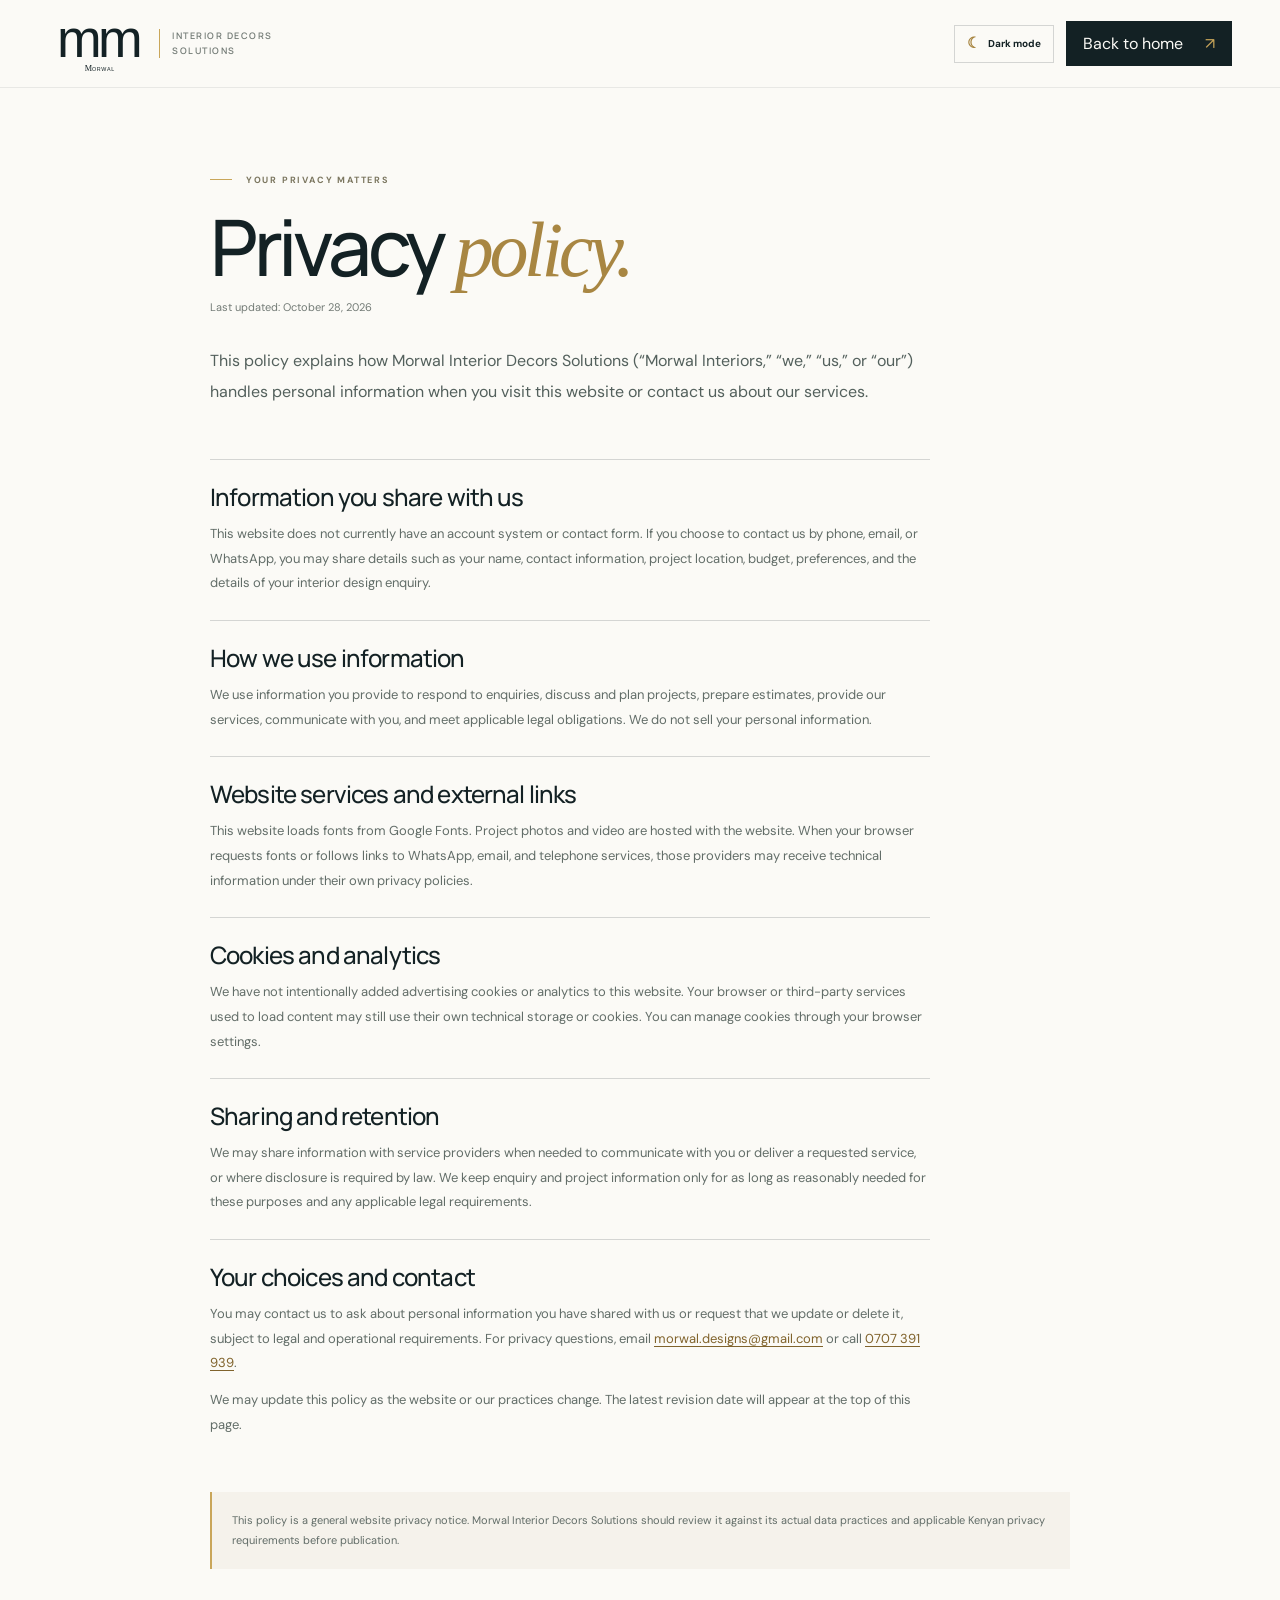
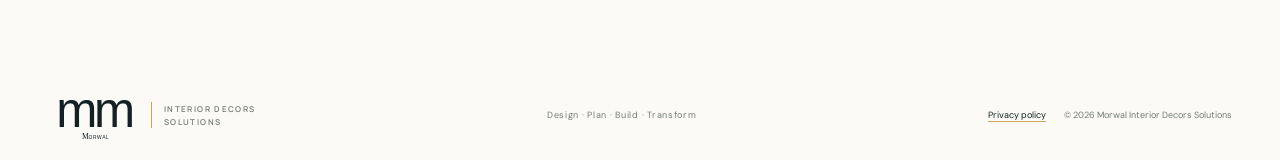
<file: privacy.html>
<!doctype html>
<html lang="en">
<head>
	<meta charset="utf-8">
	<meta name="viewport" content="width=device-width, initial-scale=1">
	<meta name="theme-color" content="#101d20">
	<meta name="description" content="Privacy policy for Morwal Interior Decors Solutions.">
	<title>Privacy Policy | Morwal Interiors</title>
	<link rel="icon" href="favicon.svg" type="image/svg+xml">
	<link rel="preconnect" href="https://fonts.googleapis.com">
	<link rel="preconnect" href="https://fonts.gstatic.com" crossorigin>
	<link href="https://fonts.googleapis.com/css2?family=DM+Sans:wght@400;500;600;700&family=Manrope:wght@400;500;600;700;800&display=swap" rel="stylesheet">
	<link rel="stylesheet" href="style.css">
	<script src="script.js" defer></script>
</head>
<body>
	<header class="site-header" id="top">
		<a class="brand" href="index.html" aria-label="Morwal Interiors home">
			<img class="brand-logo" src="logo.svg" alt="Morwal">
			<span class="brand-descriptor">INTERIOR DECORS<br>SOLUTIONS</span>
		</a>
		<div class="policy-header-actions"><button class="theme-toggle" type="button" aria-label="Switch to dark mode" aria-pressed="false"><span class="theme-icon" aria-hidden="true">☾</span><span class="theme-label">Dark mode</span></button><a class="nav-cta policy-home-link" href="index.html">Back to home <span aria-hidden="true">↗</span></a></div>
	</header>

	<main class="policy-main section-wrap">
		<p class="eyebrow"><span></span> YOUR PRIVACY MATTERS</p>
		<h1>Privacy <em>policy.</em></h1>
		<p class="policy-updated">Last updated: October 28, 2026</p>
		<p class="policy-intro">This policy explains how Morwal Interior Decors Solutions (“Morwal Interiors,” “we,” “us,” or “our”) handles personal information when you visit this website or contact us about our services.</p>

		<section class="policy-section">
			<h2>Information you share with us</h2>
			<p>This website does not currently have an account system or contact form. If you choose to contact us by phone, email, or WhatsApp, you may share details such as your name, contact information, project location, budget, preferences, and the details of your interior design enquiry.</p>
		</section>

		<section class="policy-section">
			<h2>How we use information</h2>
			<p>We use information you provide to respond to enquiries, discuss and plan projects, prepare estimates, provide our services, communicate with you, and meet applicable legal obligations. We do not sell your personal information.</p>
		</section>

		<section class="policy-section">
			<h2>Website services and external links</h2>
			<p>This website loads fonts from Google Fonts. Project photos and video are hosted with the website. When your browser requests fonts or follows links to WhatsApp, email, and telephone services, those providers may receive technical information under their own privacy policies.</p>
		</section>

		<section class="policy-section">
			<h2>Cookies and analytics</h2>
			<p>We have not intentionally added advertising cookies or analytics to this website. Your browser or third-party services used to load content may still use their own technical storage or cookies. You can manage cookies through your browser settings.</p>
		</section>

		<section class="policy-section">
			<h2>Sharing and retention</h2>
			<p>We may share information with service providers when needed to communicate with you or deliver a requested service, or where disclosure is required by law. We keep enquiry and project information only for as long as reasonably needed for these purposes and any applicable legal requirements.</p>
		</section>

		<section class="policy-section">
			<h2>Your choices and contact</h2>
			<p>You may contact us to ask about personal information you have shared with us or request that we update or delete it, subject to legal and operational requirements. For privacy questions, email <a href="mailto:morwal.designs@gmail.com">morwal.designs@gmail.com</a> or call <a href="tel:+254707391939">0707 391 939</a>.</p>
			<p>We may update this policy as the website or our practices change. The latest revision date will appear at the top of this page.</p>
		</section>
		<p class="policy-note">This policy is a general website privacy notice. Morwal Interior Decors Solutions should review it against its actual data practices and applicable Kenyan privacy requirements before publication.</p>
	</main>

	<footer class="site-footer section-wrap"><a class="brand" href="index.html" aria-label="Morwal Interiors home"><img class="brand-logo" src="logo.svg" alt="Morwal"><span class="brand-descriptor">INTERIOR DECORS<br>SOLUTIONS</span></a><p>Design · Plan · Build · Transform</p><div class="footer-legal"><a href="privacy.html" aria-current="page">Privacy policy</a><span>© <span id="year"></span> Morwal Interior Decors Solutions</span></div></footer>
</body>
</html>
</file>
<file: style.css>
:root {
	--ink: #132124;
	--ink-soft: #263638;
	--cream: #f5f2eb;
	--paper: #fbfaf6;
	--gold: #c9a65a;
	--muted: #737b76;
	--line: rgba(19, 33, 36, .17);
	--accent: #a88642;
	--contact-bg: #132124;
	--button-bg: #132124;
	--button-text: #ffffff;
	--serif: Georgia, 'Times New Roman', serif;
	--sans: 'DM Sans', sans-serif;
	--display: 'Manrope', sans-serif;
}

* { box-sizing: border-box; }
html { scroll-behavior: smooth; scroll-padding-top: 90px; }
body { margin: 0; color: var(--ink); background: var(--paper); font-family: var(--sans); -webkit-font-smoothing: antialiased; transition: color .3s ease, background-color .3s ease; }
img { display: block; width: 100%; }
a { color: inherit; text-decoration: none; }
button { font: inherit; }
.section-wrap { width: min(1240px, calc(100% - 96px)); margin-inline: auto; }

:root[data-theme="dark"] {
	color-scheme: dark;
	--ink: #e9e6dc;
	--ink-soft: #d3d4ca;
	--cream: #1c2728;
	--paper: #11191a;
	--gold: #d2b368;
	--muted: #aab2ad;
	--line: rgba(233, 230, 220, .16);
	--accent: #d2b368;
	--contact-bg: #090f10;
	--button-bg: #d2b368;
	--button-text: #132124;
}

.site-header { height: 88px; padding: 0 max(48px, calc((100vw - 1240px) / 2)); display: flex; align-items: center; justify-content: space-between; background: var(--paper); position: sticky; inset: 0 0 auto; z-index: 20; border-bottom: 1px solid rgba(19,33,36,.08); }
.brand { display: inline-flex; align-items: center; gap: 11px; }
.brand-logo { display: block; width: 100px; height: 68px; object-fit: contain; }
.brand-descriptor { padding-left: 12px; border-left: 1px solid var(--gold); color: var(--muted); font: 600 9px/1.65 var(--display); letter-spacing: .17em; white-space: nowrap; }
.main-nav { display: flex; align-items: center; gap: 40px; font-size: 12px; font-weight: 600; }
.main-nav a:not(.nav-cta) { transition: color .2s ease; }
.main-nav a:not(.nav-cta):hover, .text-link:hover { color: #987638; }
.nav-cta { padding: 12px 17px; color: var(--paper); background: var(--ink); }
.nav-cta span { padding-left: 12px; color: var(--gold); }
.theme-toggle { min-height: 38px; display: inline-flex; align-items: center; justify-content: center; gap: 8px; padding: 0 12px; border: 1px solid var(--line); color: var(--ink); background: transparent; cursor: pointer; font-size: 10px; font-weight: 700; transition: color .2s, background .2s, border-color .2s; }
.theme-toggle:hover { border-color: var(--gold); background: var(--cream); }
.theme-toggle:focus-visible { outline: 2px solid var(--gold); outline-offset: 3px; }
.theme-icon { color: var(--accent); font-size: 15px; line-height: 1; }
.menu-toggle { display: none; }

.hero { position: relative; min-height: 610px; display: grid; grid-template-columns: .82fr 1.18fr; align-items: center; gap: 5.5%; padding-block: 36px 68px; }
.hero-copy { padding: 46px 0 36px; }
.eyebrow { margin: 0 0 22px; color: #7b765f; font-size: 9px; font-weight: 700; letter-spacing: .2em; }
.eyebrow span { display: inline-block; width: 22px; height: 1px; margin: 0 10px 3px 0; background: var(--gold); }
h1, h2, h3, p { margin-top: 0; }
h1, h2 { font-family: var(--display); letter-spacing: -.055em; }
h1 { margin-bottom: 22px; font-size: clamp(56px, 6.6vw, 88px); line-height: .99; font-weight: 500; }
h1 em, h2 em { color: var(--accent); font-family: var(--serif); font-weight: 400; }
.hero-intro { max-width: 390px; margin-bottom: 29px; color: #5e6865; font-size: 15px; line-height: 1.8; }
.hero-actions { display: flex; align-items: center; gap: 28px; }
.button { min-height: 49px; display: inline-flex; align-items: center; justify-content: center; gap: 26px; padding: 0 20px; font-size: 11px; font-weight: 700; transition: transform .2s, background .2s; }
.button:hover { transform: translateY(-2px); }
.button-dark { color: var(--button-text); background: var(--button-bg); }
.button-dark span, .button-gold span { color: var(--gold); font-size: 16px; }
.text-link { font-size: 11px; font-weight: 700; transition: color .2s; }
.text-link span { padding-left: 9px; color: #a88642; }
.hero-note { display: flex; align-items: center; gap: 12px; margin-top: 73px; color: #858981; font-size: 9px; letter-spacing: .05em; }
.note-line { width: 35px; height: 1px; background: var(--gold); }
.hero-visual { position: relative; height: 493px; margin-right: 0; }
.hero-visual::before { content: ''; position: absolute; z-index: -1; top: -20px; right: 4%; width: 40%; height: 45%; border: 1px solid var(--gold); }
.hero-visual img { height: 100%; object-fit: cover; }
.image-caption { position: absolute; right: 0; bottom: 0; left: 0; padding: 16px 21px; display: flex; justify-content: space-between; color: white; background: linear-gradient(transparent, rgba(0,0,0,.62)); font-size: 9px; letter-spacing: .08em; }
.hero-stamp { width: fit-content; min-height: 42px; margin-top: 20px; padding: 7px 12px; display: inline-flex; align-items: center; gap: 10px; border: 1px solid var(--line); color: var(--muted); background: transparent; }
.hero-stamp b { color: var(--gold); font: 400 22px/1 var(--serif); }
.hero-stamp span { text-align: left; font-size: 7px; font-weight: 700; letter-spacing: .13em; line-height: 1.5; }
.hero-index { position: absolute; right: 0; bottom: 26px; color: #858981; font-size: 9px; letter-spacing: .14em; }

.intro-band { padding-block: 105px 92px; border-top: 1px solid var(--line); }
.intro-band > .eyebrow { margin-bottom: 24px; }
.intro-content { display: grid; grid-template-columns: 1.1fr .7fr; gap: 9%; align-items: end; }
.intro-content > *, .section-heading > *, .contact-inner > *, .contact-details > * { min-width: 0; }
h2 { margin-bottom: 0; font-size: clamp(40px, 5vw, 62px); line-height: 1.08; font-weight: 500; }
.intro-content > div { max-width: 430px; }
.intro-content p, .section-heading > p { margin-bottom: 21px; color: #65706c; font-size: 13px; line-height: 1.9; }
.stats-row { display: grid; grid-template-columns: repeat(3, 1fr); margin-top: 68px; border-top: 1px solid var(--line); }
.stats-row > * { min-width: 0; }
.stats-row div { padding: 24px 12px 0 0; display: grid; gap: 8px; }
.stats-row strong { font: 600 16px var(--display); }
.stats-row span { color: #7a817d; font-size: 10px; }

.services { padding-block: 82px 105px; }
.section-heading { display: flex; align-items: end; justify-content: space-between; gap: 50px; margin-bottom: 47px; }
.section-heading .eyebrow { margin-bottom: 17px; }
.section-heading > p { max-width: 345px; margin-bottom: 5px; }
.service-grid { display: grid; grid-template-columns: repeat(4, 1fr); border-top: 1px solid var(--line); border-bottom: 1px solid var(--line); }
.service-card { min-width: 0; }
.service-card { position: relative; min-height: 235px; padding: 25px 24px 27px 0; border-right: 1px solid var(--line); }
.service-card + .service-card { padding-left: 24px; }
.service-card:last-child { border-right: 0; }
.service-number { color: #aa8849; font-size: 9px; letter-spacing: .1em; }
.service-card h3 { max-width: 190px; margin: 34px 0 11px; font: 600 16px/1.35 var(--display); letter-spacing: -.03em; }
.service-card p { max-width: 230px; margin: 0; color: #727a76; font-size: 11px; line-height: 1.75; }
.service-arrow { position: absolute; top: 22px; right: 20px; color: #a88642; font-size: 16px; }
.service-foot { display: flex; justify-content: space-between; padding-top: 18px; color: #7a817d; font-size: 9px; letter-spacing: .04em; }

.work-section { padding-block: 95px 102px; background: var(--cream); }
.work-inner .section-heading { margin-bottom: 27px; }
.filters { display: flex; flex-wrap: wrap; gap: 9px; margin-bottom: 27px; }
.filter-button { padding: 9px 14px; border: 1px solid transparent; color: #777d78; background: transparent; cursor: pointer; font-size: 10px; transition: .2s; }
.filter-button:hover, .filter-button.is-active { border-color: var(--ink); color: var(--paper); background: var(--ink); }
.project-grid { display: grid; grid-template-columns: 1.2fr 1fr 1fr; gap: 26px 20px; align-items: start; }
.project-card { min-width: 0; }
.project-card img { width: 100%; height: 240px; object-fit: cover; transition: transform .6s cubic-bezier(.2,.7,.2,1); }
.project-card { overflow: hidden; }
.project-card { cursor: zoom-in; }
.project-card:focus-visible { outline: 2px solid var(--gold); outline-offset: 4px; }
.project-card:hover img { transform: scale(1.035); }
.video-play { position: absolute; top: 50%; left: 50%; width: 52px; height: 52px; display: grid; place-items: center; padding-left: 4px; transform: translate(-50%, -50%); border: 1px solid #ffffffb0; border-radius: 50%; color: white; background: #132124b8; font-size: 17px; pointer-events: none; }
.project-card[data-media-type="video"] { position: relative; }
.dialog-video { display: block; width: 100%; max-height: min(68vh, 660px); background: #0c1517; }
.dialog-video[hidden], .dialog-image[hidden] { display: none; }
.project-large { grid-row: span 2; }
.project-large img { height: 510px; }
.project-meta { padding-top: 13px; display: flex; align-items: center; justify-content: space-between; }
.project-meta div > span { color: #8b7854; font-size: 8px; letter-spacing: .13em; }
.project-meta h3 { margin: 5px 0 0; font: 600 14px var(--display); }
.project-description { margin: 6px 0 0; color: var(--muted); font-size: 10px; line-height: 1.6; }
.round-arrow { width: 30px; height: 30px; display: grid; place-items: center; border: 1px solid #c7c5bc; border-radius: 50%; font-size: 12px; }
.portfolio-note { margin: 38px 0 0; color: #7b817c; text-align: center; font: italic 14px var(--serif); }
.gallery-hint { margin: 12px 0 0; color: #7b817c; text-align: center; font-size: 9px; letter-spacing: .08em; }
.gallery-hint span { color: #a88642; }

.testimonials { padding-block: 100px 108px; }
.testimonials .section-heading { margin-bottom: 38px; }
.testimonial-grid { display: grid; grid-template-columns: repeat(3, 1fr); gap: 20px; }
.testimonial-card { min-width: 0; min-height: 250px; padding: 29px; display: flex; flex-direction: column; align-items: flex-start; border: 1px solid var(--line); background: var(--paper); box-shadow: 0 12px 32px #1421240a; }
.testimonial-stars { color: var(--accent); font-size: 15px; letter-spacing: .13em; }
.rating-score { margin-top: 14px; font: 500 54px/.95 var(--display); letter-spacing: -.07em; }
.testimonial-card > p:not(.eyebrow) { color: var(--muted); font-size: 12px; line-height: 1.8; }
.testimonial-card .text-link { margin-top: auto; }
.testimonial-mark { color: var(--gold); font: 400 64px/.8 var(--serif); }
.testimonial-prompt { margin: 23px 0 18px; color: var(--ink) !important; font: 500 19px/1.5 var(--display); letter-spacing: -.03em; }
.testimonial-author { margin: auto 0 17px; color: var(--muted); font-size: 8px; font-weight: 700; letter-spacing: .15em; }
.testimonial-feature { color: var(--paper); background: var(--ink); }
.testimonial-feature .eyebrow { color: var(--gold); }
.testimonial-feature h3 { margin: 0 0 16px; font: 500 24px/1.25 var(--display); letter-spacing: -.04em; }
.testimonial-feature h3 em { color: var(--gold); font: italic 400 25px var(--serif); }
.testimonial-feature > p:not(.eyebrow) { color: var(--paper); opacity: .76; }
.testimonial-feature .text-link { color: var(--paper); }
.testimonial-feature .text-link span { color: var(--gold); }

.clients-section { padding-block: 92px 100px; border-top: 1px solid var(--line); }
.clients-section .section-heading { margin-bottom: 36px; }
.client-grid { display: grid; grid-template-columns: repeat(4, minmax(0, 1fr)); gap: 12px; }
.client-card { min-width: 0; min-height: 132px; padding: 21px 19px; display: flex; flex-direction: column; align-items: flex-start; justify-content: center; border: 1px solid var(--line); background: var(--paper); transition: transform .25s ease, border-color .25s ease, background-color .25s ease; }
.client-card:hover { transform: translateY(-3px); border-color: var(--gold); background: var(--cream); }
.client-card > span { margin-bottom: 13px; color: var(--accent); font-size: 8px; font-weight: 700; letter-spacing: .16em; }
.client-card h3 { margin: 0; font: 600 15px/1.35 var(--display); letter-spacing: -.025em; }
.client-card p { margin: 6px 0 0; color: var(--muted); font-size: 10px; }

.project-dialog { width: min(1000px, calc(100% - 32px)); max-width: none; max-height: min(90vh, 820px); padding: 18px; overflow: visible; border: 1px solid #ffffff26; color: white; background: var(--ink); box-shadow: 0 24px 90px #0008; }
.project-dialog::backdrop { background: #10191bd9; backdrop-filter: blur(5px); }
.project-dialog figure { margin: 0; }
.dialog-image { width: 100%; max-height: min(68vh, 660px); object-fit: contain; background: #0c1517; }
.project-dialog figcaption { display: grid; grid-template-columns: 1fr auto; align-items: center; gap: 5px 16px; padding: 17px 5px 2px; }
.dialog-category { color: #d2b368; font-size: 9px; letter-spacing: .16em; }
.dialog-title { grid-column: 1; margin: 0; font: 500 21px var(--display); }
.dialog-count { grid-column: 2; grid-row: 1 / span 2; color: #c1c7c2; font-size: 10px; }
.dialog-close, .dialog-arrow { position: absolute; z-index: 1; display: grid; place-items: center; border: 1px solid #ffffff50; border-radius: 50%; color: white; background: #132124d9; cursor: pointer; transition: background .2s, transform .2s; }
.dialog-close:hover, .dialog-arrow:hover { background: #a88642; transform: scale(1.06); }
.dialog-close { top: -15px; right: -15px; width: 38px; height: 38px; font-size: 24px; }
.dialog-arrow { top: 46%; width: 44px; height: 44px; font-size: 20px; }
.dialog-prev { left: -22px; }
.dialog-next { right: -22px; }
.dialog-close:focus-visible, .dialog-arrow:focus-visible { outline: 2px solid white; outline-offset: 3px; }

.process { padding-block: 105px 108px; }
.process-grid { display: grid; grid-template-columns: repeat(4,1fr); border-top: 1px solid var(--line); }
.process-step { min-width: 0; }
.process-step { padding: 22px 24px 0 0; }
.process-step + .process-step { padding-left: 23px; border-left: 1px solid var(--line); }
.process-step > span { color: #a88642; font-size: 10px; letter-spacing: .08em; }
.process-step h3 { margin: 30px 0 10px; font: 600 15px var(--display); }
.process-step p { max-width: 215px; margin: 0; color: #727a76; font-size: 11px; line-height: 1.8; }

.contact-section { padding-block: 82px; color: white; background: var(--contact-bg); }
.contact-inner { display: grid; grid-template-columns: minmax(0, 1fr) minmax(0, 1fr); gap: clamp(32px, 6vw, 76px); align-items: center; }
.contact-copy .eyebrow { color: #d3bb80; }
.contact-copy h2 { margin-bottom: 19px; font-size: clamp(46px, 5vw, 66px); }
.contact-copy h2 em { color: #d0ad60; }
.contact-copy > p:not(.eyebrow) { max-width: 400px; margin-bottom: 25px; color: #c1c7c2; font-size: 12px; line-height: 1.9; }
.whatsapp-enquiry { max-width: 440px; display: grid; gap: 9px; }
.whatsapp-enquiry label { margin-top: 5px; color: #e6e8e1; font-size: 9px; font-weight: 700; letter-spacing: .04em; }
.whatsapp-enquiry label span { color: #aeb8b3; font-weight: 400; }
.whatsapp-enquiry select, .whatsapp-enquiry input, .whatsapp-enquiry textarea { width: 100%; min-height: 43px; padding: 11px 13px; border: 1px solid #ffffff3d; border-radius: 0; color: #f5f2eb; background: #ffffff0d; font: 400 11px/1.5 var(--sans); }
.whatsapp-enquiry textarea { min-height: 78px; resize: vertical; }
.whatsapp-enquiry select:focus, .whatsapp-enquiry input:focus, .whatsapp-enquiry textarea:focus { outline: 2px solid #d2b368; outline-offset: 2px; }
.whatsapp-enquiry select option { color: #132124; background: #fbfaf6; }
.whatsapp-submit { justify-self: start; margin-top: 8px; }
.enquiry-note { margin: 0; color: #b6b9b1; font-size: 9px; line-height: 1.6; }
.button-gold { color: #132124; background: #d2b368; }
.button-gold span { color: var(--ink); }
.contact-details { display: grid; grid-template-columns: repeat(2, minmax(0, 1fr)); gap: 12px; padding-left: 0; border-left: 0; }
.contact-details > div, .contact-signoff { min-height: 112px; padding: 18px; display: flex; flex-direction: column; justify-content: center; gap: 10px; border: 1px solid #ffffff32; background: #ffffff08; }
.contact-details > div > span { color: #b6b9b1; font-size: 8px; letter-spacing: .15em; }
.contact-details a, .contact-details p { margin: 0; font: 500 13px var(--display); }
.contact-details a { overflow-wrap: anywhere; }
.email-enquiry-open { width: fit-content; padding: 0; border: 0; color: white; background: transparent; cursor: pointer; font: 500 13px var(--display); text-align: left; }
.email-enquiry-open:hover { color: #d2b368; }
.email-enquiry-open span { padding-left: 6px; color: #d2b368; }
.contact-details small { color: #b6b9b1; font: 400 10px var(--sans); }
.contact-signoff { grid-column: auto; margin: 0; color: #d2b368; font: italic 20px/1.35 var(--serif) !important; }

.email-dialog { position: fixed; inset: 50% auto auto 50%; width: min(560px, calc(100% - 32px)); max-width: none; max-height: min(90vh, 780px); margin: 0; padding: 0; transform: translate(-50%, -50%); overflow: auto; border: 1px solid var(--line); color: var(--ink); background: var(--paper); box-shadow: 0 24px 90px #0008; }
.email-dialog::backdrop { background: #10191bd9; backdrop-filter: blur(5px); }
.email-dialog-content { padding: clamp(24px, 5vw, 40px); }
.email-dialog-content .eyebrow { margin-bottom: 12px; }
.email-dialog-content h2 { margin-bottom: 10px; font-size: clamp(34px, 7vw, 48px); }
.email-dialog-intro { margin-bottom: 23px; color: var(--muted); font-size: 12px; line-height: 1.8; }
.email-enquiry { display: grid; gap: 9px; }
.email-enquiry label { margin-top: 5px; color: var(--ink); font-size: 10px; font-weight: 700; }
.email-enquiry label span { color: var(--muted); font-weight: 400; }
.email-enquiry select, .email-enquiry input, .email-enquiry textarea { width: 100%; min-height: 43px; padding: 11px 13px; border: 1px solid var(--line); border-radius: 0; color: var(--ink); background: var(--paper); font: 400 12px/1.5 var(--sans); }
.email-enquiry textarea { min-height: 82px; resize: vertical; }
.email-enquiry select:focus, .email-enquiry input:focus, .email-enquiry textarea:focus { outline: 2px solid var(--gold); outline-offset: 2px; }
.email-enquiry select option { color: #132124; background: #fbfaf6; }
.email-prepare { justify-self: start; margin-top: 10px; border: 0; cursor: pointer; }
.email-send-options { margin-top: 20px; padding-top: 18px; border-top: 1px solid var(--line); }
.email-send-options[hidden] { display: none; }
.email-send-options > div { display: flex; flex-wrap: wrap; gap: 10px; margin: 12px 0; }
.email-send-options .button { min-height: 42px; gap: 12px; }
.email-mail-app { border: 1px solid var(--line); color: var(--ink); background: var(--cream); }
.email-send-options .enquiry-note { margin-top: 7px; color: var(--muted); }
.email-dialog-close { position: sticky; top: 10px; float: right; z-index: 1; width: 36px; height: 36px; margin: 10px 10px -46px 0; display: grid; place-items: center; border: 1px solid var(--line); border-radius: 50%; color: var(--ink); background: var(--paper); cursor: pointer; font-size: 22px; }
.email-dialog-close:focus-visible { outline: 2px solid var(--gold); outline-offset: 3px; }
.back-to-top { position: fixed; right: 24px; bottom: 24px; z-index: 18; width: 48px; height: 48px; display: grid; place-content: center; gap: 1px; border: 1px solid var(--gold); color: var(--paper); background: var(--ink); box-shadow: 0 8px 24px #0002; text-align: center; opacity: 0; visibility: hidden; transform: translateY(10px); transition: opacity .25s ease, visibility .25s ease, transform .25s ease, background .2s; }
.back-to-top.is-visible { opacity: 1; visibility: visible; transform: translateY(0); }
.back-to-top:hover { background: #987638; }
.back-to-top > span:first-child { font-size: 19px; line-height: 1; }
.back-to-top-label { font-size: 7px; font-weight: 700; letter-spacing: .12em; }
.back-to-top:focus-visible { outline: 2px solid var(--gold); outline-offset: 3px; }
.site-footer { min-height: 91px; display: flex; align-items: center; justify-content: space-between; gap: 20px; color: #737b76; font-size: 9px; }
.site-footer .brand { color: var(--ink); }
.site-footer .brand-logo { width: 92px; height: 64px; }
.site-footer .brand-descriptor { font-size: 8px; }
.site-footer > p { margin: 0; letter-spacing: .08em; }
.footer-legal { display: flex; align-items: center; gap: 18px; }
.footer-legal a { color: var(--ink); text-decoration: underline; text-decoration-color: var(--gold); text-underline-offset: 3px; }
.footer-legal a:hover { color: #987638; }

.policy-main { max-width: 860px; padding-block: 86px 100px; }
.policy-main > h1 { margin-bottom: 12px; font-size: clamp(48px, 7vw, 78px); }
.policy-updated { margin-bottom: 32px; color: var(--muted); font-size: 11px; }
.policy-intro { max-width: 720px; margin-bottom: 52px; color: #53605c; font-size: 16px; line-height: 1.9; }
.policy-section { max-width: 720px; padding-block: 24px; border-top: 1px solid var(--line); }
.policy-section h2 { margin-bottom: 12px; font-size: 24px; letter-spacing: -.035em; }
.policy-section p, .policy-note { color: #626d68; font-size: 13px; line-height: 1.9; }
.policy-section p { margin-bottom: 0; }
.policy-section p + p { margin-top: 12px; }
.policy-section a { color: #80632c; text-decoration: underline; text-underline-offset: 3px; }
.policy-note { margin: 30px 0 0; padding: 18px 20px; border-left: 2px solid var(--gold); background: var(--cream); font-size: 11px; }
.policy-home-link { display: inline-flex; align-items: center; gap: 10px; white-space: nowrap; }
.policy-home-link span { color: var(--gold); }
.policy-header-actions { display: flex; align-items: center; gap: 12px; }

.reveal { opacity: 0; transform: translateY(24px) scale(.985); filter: blur(3px); transition: opacity .7s ease, transform .7s cubic-bezier(.2,.7,.2,1), filter .7s ease; }
.reveal.is-visible { opacity: 1; transform: translateY(0) scale(1); filter: blur(0); }
.service-card:nth-child(2), .process-step:nth-child(2), .testimonial-card:nth-child(2), .project-card:nth-child(3n + 2) { transition-delay: .08s; }
.service-card:nth-child(3), .process-step:nth-child(3), .testimonial-card:nth-child(3), .project-card:nth-child(3n + 3) { transition-delay: .16s; }
.service-card:nth-child(4), .process-step:nth-child(4) { transition-delay: .24s; }
.project-card[hidden] { display: none; }

:root[data-theme="dark"] .hero-intro,
:root[data-theme="dark"] .intro-content p,
:root[data-theme="dark"] .section-heading > p,
:root[data-theme="dark"] .service-card p,
:root[data-theme="dark"] .service-foot,
:root[data-theme="dark"] .stats-row span,
:root[data-theme="dark"] .process-step p,
:root[data-theme="dark"] .portfolio-note,
:root[data-theme="dark"] .gallery-hint,
:root[data-theme="dark"] .policy-intro,
:root[data-theme="dark"] .policy-section p,
:root[data-theme="dark"] .policy-note { color: var(--muted); }
:root[data-theme="dark"] .site-header { border-bottom-color: var(--line); }
:root[data-theme="dark"] .brand-logo { filter: invert(1); }
:root[data-theme="dark"] .eyebrow,
:root[data-theme="dark"] .project-meta div > span,
:root[data-theme="dark"] .service-number,
:root[data-theme="dark"] .service-arrow,
:root[data-theme="dark"] .process-step > span,
:root[data-theme="dark"] .hero-note,
:root[data-theme="dark"] .hero-index { color: var(--gold); }
:root[data-theme="dark"] .text-link span,
:root[data-theme="dark"] .main-nav a:not(.nav-cta):hover,
:root[data-theme="dark"] .text-link:hover { color: var(--gold); }
:root[data-theme="dark"] .button-dark span { color: var(--button-text); }
:root[data-theme="dark"] .contact-section { color: white; }
:root[data-theme="dark"] .policy-note { background: var(--cream); }

@media (max-width: 900px) {
	.section-wrap { width: min(100% - 56px, 700px); }
	.site-header { height: 74px; padding-inline: 28px; }
	.main-nav { gap: 22px; }
	.theme-toggle { padding-inline: 9px; }
	.testimonial-grid { grid-template-columns: repeat(2, 1fr); }
	.testimonial-card:last-child { grid-column: 1 / -1; }
	.client-grid { grid-template-columns: repeat(3, minmax(0, 1fr)); }
	.hero { min-height: 520px; grid-template-columns: .9fr 1.1fr; gap: 4%; }
	.hero-visual { height: 410px; margin-right: 0; }
	.hero-note { margin-top: 48px; }
	.service-grid { grid-template-columns: repeat(2, 1fr); }
	.service-card { min-height: 205px; border-bottom: 1px solid var(--line); }
	.service-card:nth-child(2) { border-right: 0; }
	.service-card:nth-child(3) { padding-left: 0; border-bottom: 0; }
	.service-card:nth-child(4) { border-bottom: 0; }
	.project-grid { grid-template-columns: 1fr 1fr; }
	.project-large { grid-row: span 1; }
	.project-large img, .project-card img { height: 260px; }
	.contact-inner { gap: 8%; }
	.contact-details { gap: 10px; }
}

@media (max-width: 620px) {
	html { scroll-padding-top: 70px; }
	.section-wrap { width: calc(100% - 40px); }
	.site-header { height: 68px; padding-inline: 20px; }
	.brand-logo { width: 82px; height: 58px; }
	.brand-descriptor { padding-left: 8px; font-size: 8px; letter-spacing: .1em; }
	.menu-toggle { width: 40px; height: 40px; display: grid; align-content: center; justify-items: center; gap: 6px; border: 0; background: transparent; cursor: pointer; }
	.menu-toggle span { width: 22px; height: 1px; background: var(--ink); transition: transform .2s; }
	.menu-toggle[aria-expanded="true"] span:first-child { transform: translateY(3.5px) rotate(45deg); }
	.menu-toggle[aria-expanded="true"] span:last-child { transform: translateY(-3.5px) rotate(-45deg); }
	.main-nav { position: absolute; top: 68px; right: 0; left: 0; display: none; align-items: stretch; gap: 0; padding: 10px 20px 20px; border-bottom: 1px solid var(--line); background: var(--paper); }
	.main-nav.is-open { display: flex; flex-direction: column; }
	.main-nav > a:not(.nav-cta) { padding: 14px 0; border-bottom: 1px solid var(--line); }
	.main-nav { font-size: 14px; }
	.main-nav .theme-toggle { margin-top: 12px; }
	.policy-header-actions { gap: 7px; }
	.policy-header-actions .theme-toggle { padding-inline: 8px; }
	.nav-cta { margin-top: 15px; text-align: center; }
	.hero { display: flex; flex-direction: column; align-items: stretch; gap: 28px; padding-block: 47px 55px; }
	.hero-copy { padding: 0; }
	.eyebrow { margin-bottom: 18px; font-size: 9px; }
	h1 { font-size: clamp(48px, 14vw, 72px); }
	.hero-intro { max-width: 340px; font-size: 15px; line-height: 1.75; }
	.hero-note { margin-top: 37px; }
	.hero-visual { height: 330px; margin: 0 0 0 10px; }
	.hero-stamp { min-height: 38px; margin-top: 15px; padding: 6px 9px; gap: 8px; }
	.hero-stamp b { font-size: 19px; }
	.hero-stamp span { font-size: 8px; }
	.hero-index { bottom: 24px; }
	.intro-band { padding-block: 72px 64px; }
	.intro-content { grid-template-columns: 1fr; gap: 22px; }
	h2 { font-size: clamp(39px, 11vw, 55px); }
	.intro-content p { font-size: 14px; line-height: 1.8; }
	.stats-row { margin-top: 38px; }
	.stats-row div { gap: 7px; }
	.stats-row strong { font-size: 14px; }
	.stats-row span { font-size: 10px; line-height: 1.55; }
	.services, .process { padding-block: 68px; }
	.section-heading { display: block; margin-bottom: 30px; }
	.section-heading > p { max-width: 360px; margin-top: 17px; font-size: 14px; line-height: 1.75; }
	.service-grid { grid-template-columns: 1fr 1fr; }
	.service-card { min-height: 222px; padding: 19px 13px 20px 0; }
	.service-card + .service-card { padding-left: 14px; }
	.service-card:nth-child(3) { padding-left: 0; }
	.service-card:nth-child(2) { padding-right: 0; }
	.service-card h3 { margin-top: 29px; font-size: 15px; }
	.service-card p { font-size: 12px; line-height: 1.7; }
	.service-arrow { right: 10px; }
	.service-foot { flex-direction: column; align-items: flex-start; gap: 12px; font-size: 10px; }
	.service-foot .text-link { text-align: left; white-space: normal; font-size: 12px; }
	.work-section { padding-block: 69px; }
	.filters { flex-wrap: wrap; gap: 5px; margin-bottom: 20px; }
	.filter-button { min-height: 42px; padding: 9px 11px; font-size: 11px; }
	.project-grid { grid-template-columns: 1fr; gap: 24px; }
	.testimonials { padding-block: 68px; }
	.clients-section { padding-block: 68px; }
	.client-grid { grid-template-columns: repeat(2, minmax(0, 1fr)); gap: 9px; }
	.client-card { min-height: 120px; padding: 17px 14px; }
	.client-card > span { font-size: 9px; }
	.client-card h3 { font-size: 14px; line-height: 1.4; }
	.client-card p { font-size: 12px; }
	.testimonial-grid { grid-template-columns: 1fr; gap: 14px; }
	.testimonial-card { min-height: 220px; padding: 24px; }
	.testimonial-card > p:not(.eyebrow) { font-size: 14px; }
	.testimonial-author { font-size: 9px; }
	.testimonial-card:last-child { grid-column: auto; }
	.project-large img, .project-card img { height: 260px; }
	.project-meta div > span { font-size: 9px; }
	.project-meta h3 { font-size: 16px; }
	.project-description { font-size: 12px; line-height: 1.65; }
	.portfolio-note { font-size: 12px; }
	.project-dialog { padding: 10px; }
	.dialog-arrow { top: 42%; width: 36px; height: 36px; }
	.dialog-prev { left: 8px; }
	.dialog-next { right: 8px; }
	.dialog-close { top: 8px; right: 8px; width: 40px; height: 40px; }
	.project-dialog figcaption { padding-top: 12px; }
	.dialog-title { font-size: 17px; }
	.process-grid { grid-template-columns: 1fr 1fr; }
	.process-step { min-height: 175px; padding: 18px 13px 18px 0; }
	.process-step + .process-step { padding-left: 14px; }
	.process-step:nth-child(3) { padding-left: 0; border-left: 0; border-top: 1px solid var(--line); }
	.process-step:nth-child(4) { border-top: 1px solid var(--line); }
	.process-step h3 { margin-top: 23px; font-size: 15px; }
	.process-step p { font-size: 12px; line-height: 1.7; }
	.contact-section { padding-block: 65px; }
	.contact-inner { grid-template-columns: 1fr; gap: 42px; }
	.contact-copy h2 { font-size: 55px; }
	.contact-details { padding: 0; border-top: 0; border-left: 0; }
	.contact-details > div > span { font-size: 9px; letter-spacing: .12em; }
	.contact-details a, .contact-details p { font-size: 15px; }
	.contact-details small { font-size: 12px; }
	.contact-copy > p:not(.eyebrow) { font-size: 14px; line-height: 1.8; }
	.whatsapp-enquiry label, .email-enquiry label { font-size: 12px; }
	.whatsapp-enquiry select, .whatsapp-enquiry input, .whatsapp-enquiry textarea,
	.email-enquiry select, .email-enquiry input, .email-enquiry textarea { font-size: 14px; }
	.enquiry-note { font-size: 11px; }
	.email-dialog { max-height: 88vh; }
	.back-to-top { right: 14px; bottom: 14px; width: 44px; height: 44px; }
	.contact-signoff { font-size: 18px !important; }
	.site-footer { padding-block: 20px; min-height: 125px; flex-wrap: wrap; justify-content: space-between; }
	.site-footer > p { order: 3; width: 100%; }
	.site-footer > span { font-size: 8px; }
	.footer-legal { width: 100%; justify-content: space-between; gap: 12px; font-size: 10px; }
	.footer-legal a { font-size: 11px; }
	.policy-main { padding-block: 62px 72px; }
	.policy-main > h1 { font-size: clamp(48px, 13vw, 64px); }
	.policy-intro { margin-bottom: 34px; font-size: 14px; }
	.policy-section h2 { font-size: 21px; }
	.policy-section p { font-size: 12px; }
	.policy-note { padding: 14px; }
	.policy-home-link { padding: 10px 12px; font-size: 10px; }
}

@media (max-width: 380px) {
	.section-wrap { width: calc(100% - 32px); }
	.site-header { padding-inline: 16px; }
	.hero { padding-top: 38px; }
	.hero-actions { flex-wrap: wrap; gap: 14px 18px; }
	.hero-visual { height: 290px; }
	.stats-row { grid-template-columns: repeat(3, minmax(0, 1fr)); gap: 8px; }
	.stats-row strong { font-size: 12px; }
	.stats-row span { overflow-wrap: anywhere; }
	.service-card { padding-right: 9px; }
	.service-card + .service-card { padding-left: 10px; }
	.service-card:nth-child(3) { padding-left: 0; }
	.service-card h3 { font-size: 13px; }
	.contact-details { grid-template-columns: minmax(0, 1fr) minmax(0, 1fr); gap: 24px 12px; }
	.contact-details a { font-size: 12px; }
	.site-footer { column-gap: 12px; }
	.footer-legal { align-items: flex-start; flex-direction: column; }
}

@media (prefers-reduced-motion: reduce) {
	*, *::before, *::after { scroll-behavior: auto !important; transition-duration: .01ms !important; animation-duration: .01ms !important; }
	.reveal { opacity: 1; transform: none; filter: none; }
}
</file>
